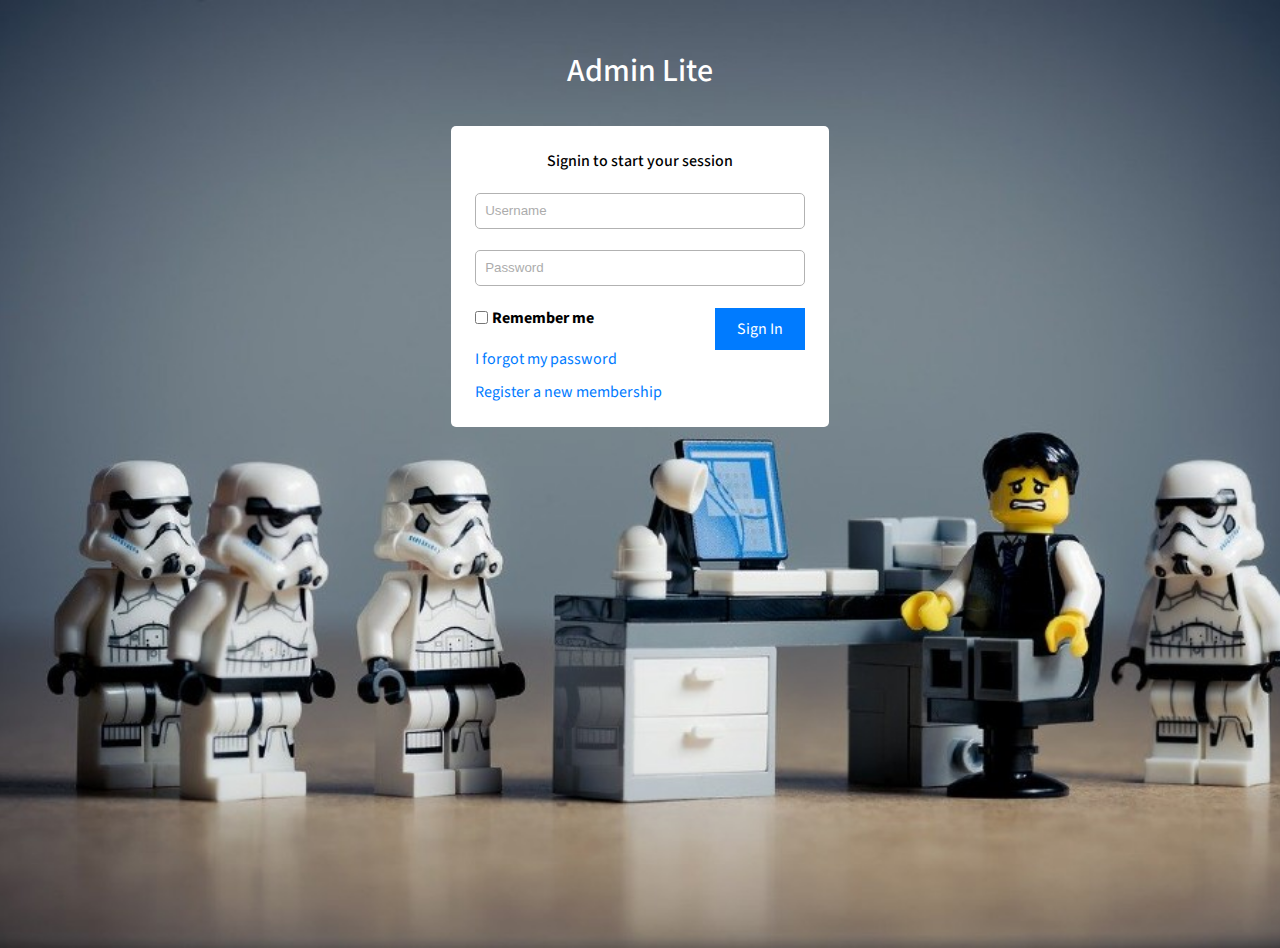
<file: Admin-Lite/index.html>
<!DOCTYPE html>
<html lang="en">
<head>
    <meta charset="UTF-8">
    <meta http-equiv="X-UA-Compatible" content="IE=edge">
    <meta name="viewport" content="width=device-width, initial-scale=1.0">
    <link rel="stylesheet" href="./style.css">
    <title>Document</title>
</head>
<body>
    <main>
        <div class="main__container">
            <h2>Admin Lite</h2>
            <div class="form__container">
                <h3>Signin to start your session</h3>
                <input type="text" name="" id="" placeholder="Username">
                <input type="text" name="" id="" placeholder="Password">
                <div class="bottom__container">
                    <div class="bottom__container-left">
                        <div class="container__left-items">
                            <input type="checkbox">
                            <p>Remember me</p>
                        </div>
                        <a href="#">I forgot my password</a>
                        <a href="#">Register a new membership</a>
                    </div>

                    <div class="bottom__container-right">
                        <a href="#" class="btn">Sign In</a>
                    </div>
                    
                </div>

            </div>
        </div>
    </main>
</body>
</html>
</file>
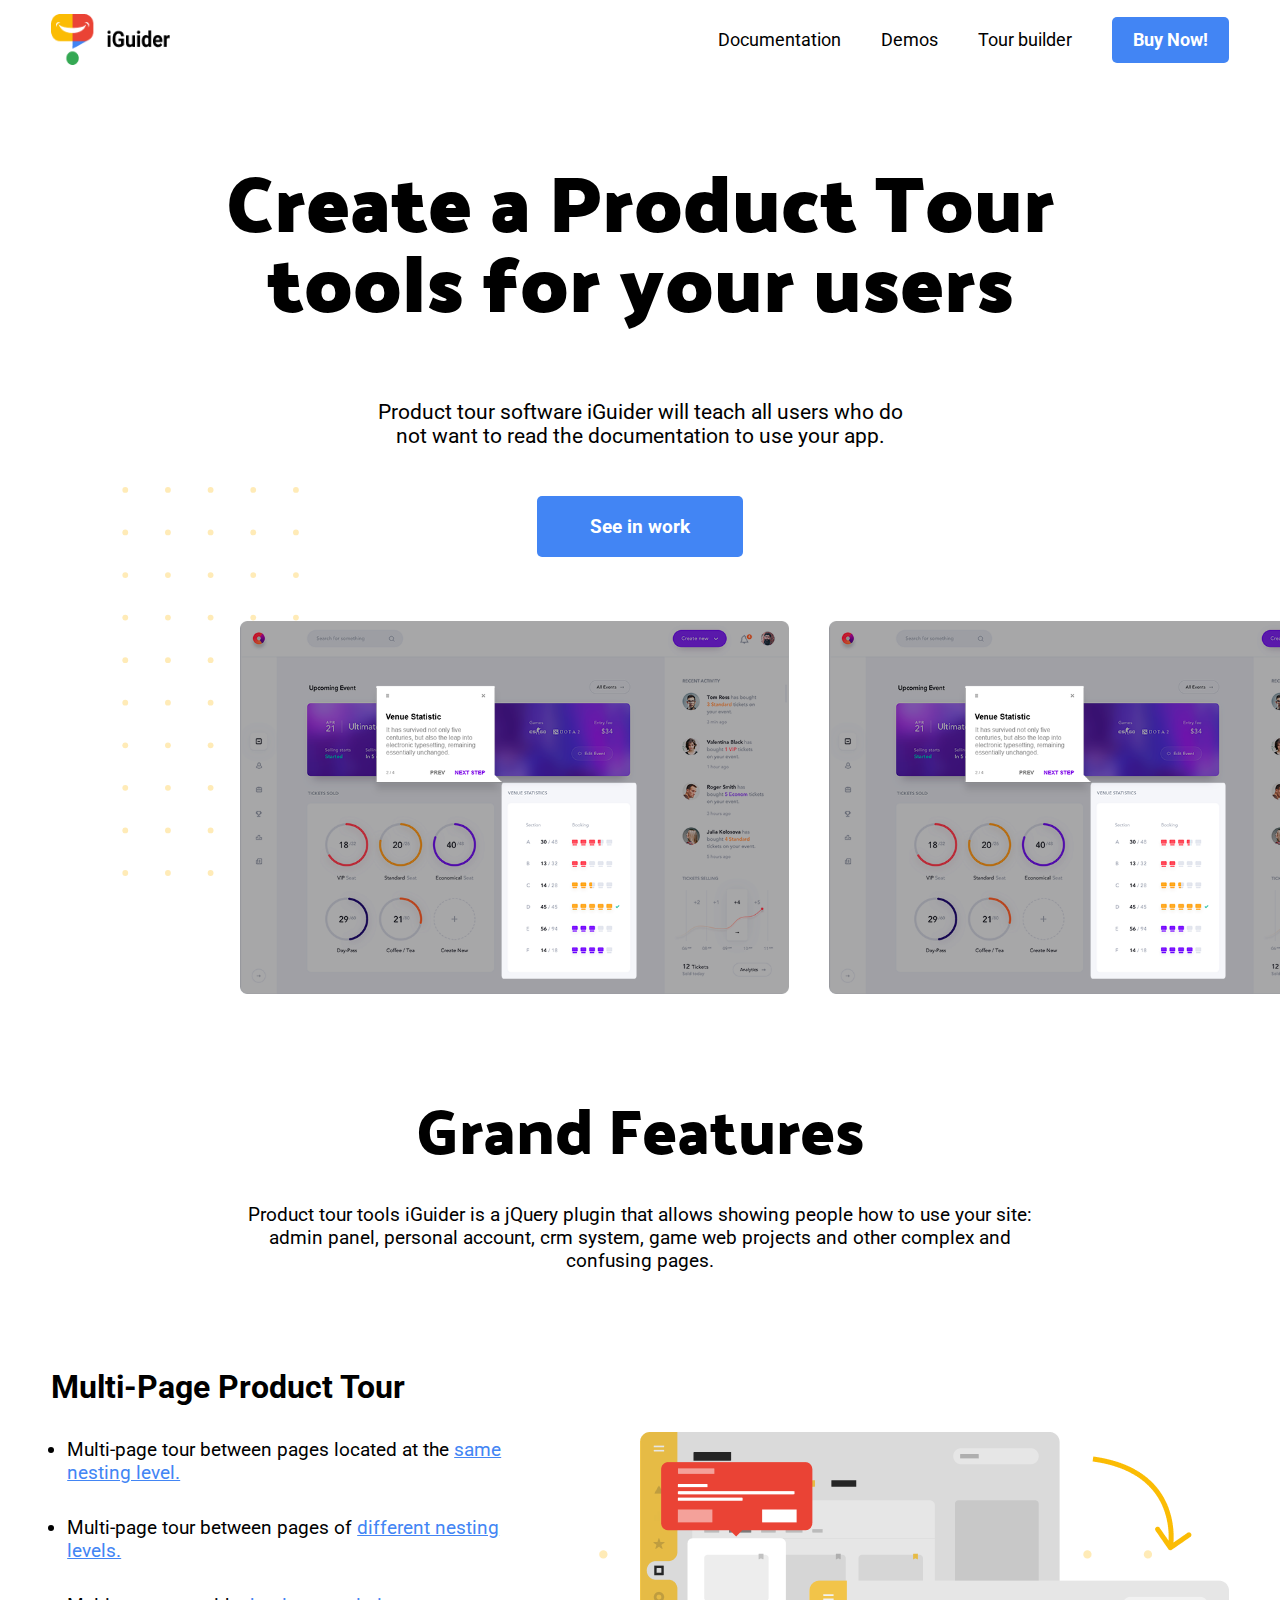
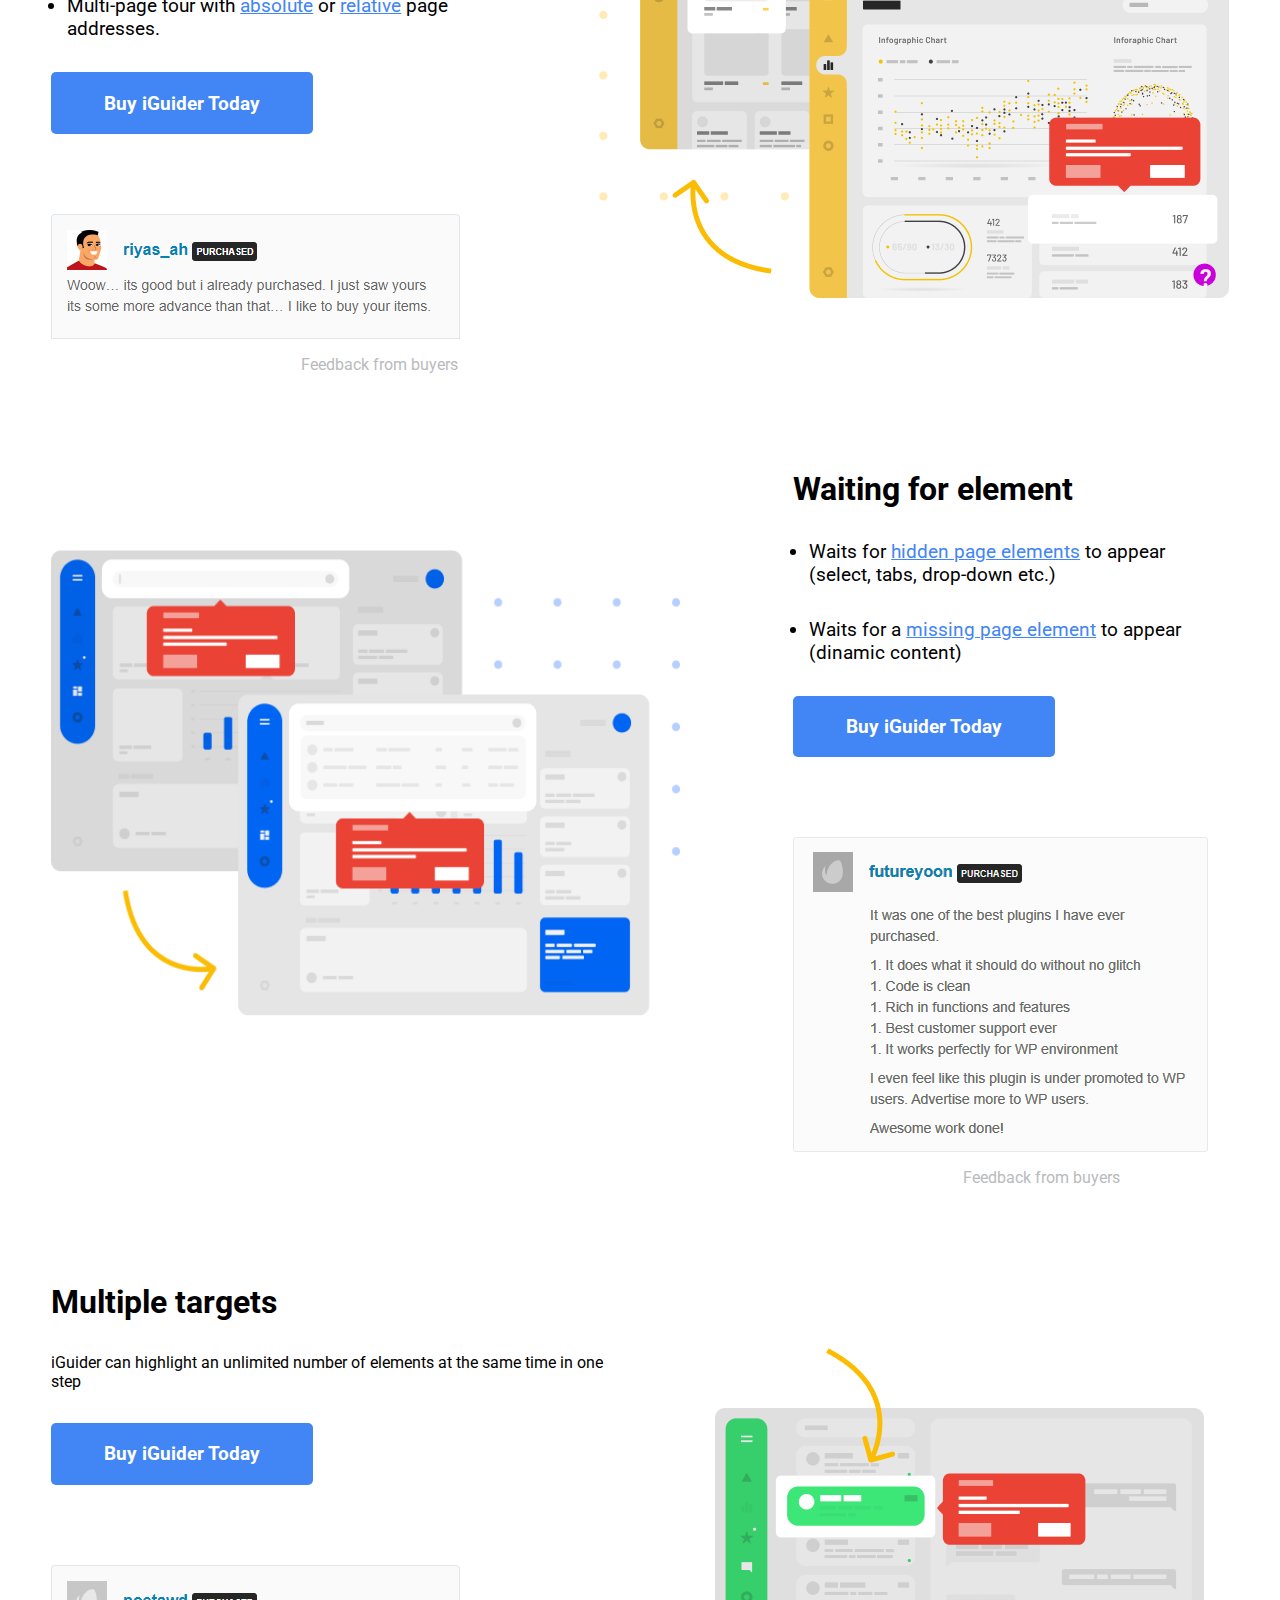
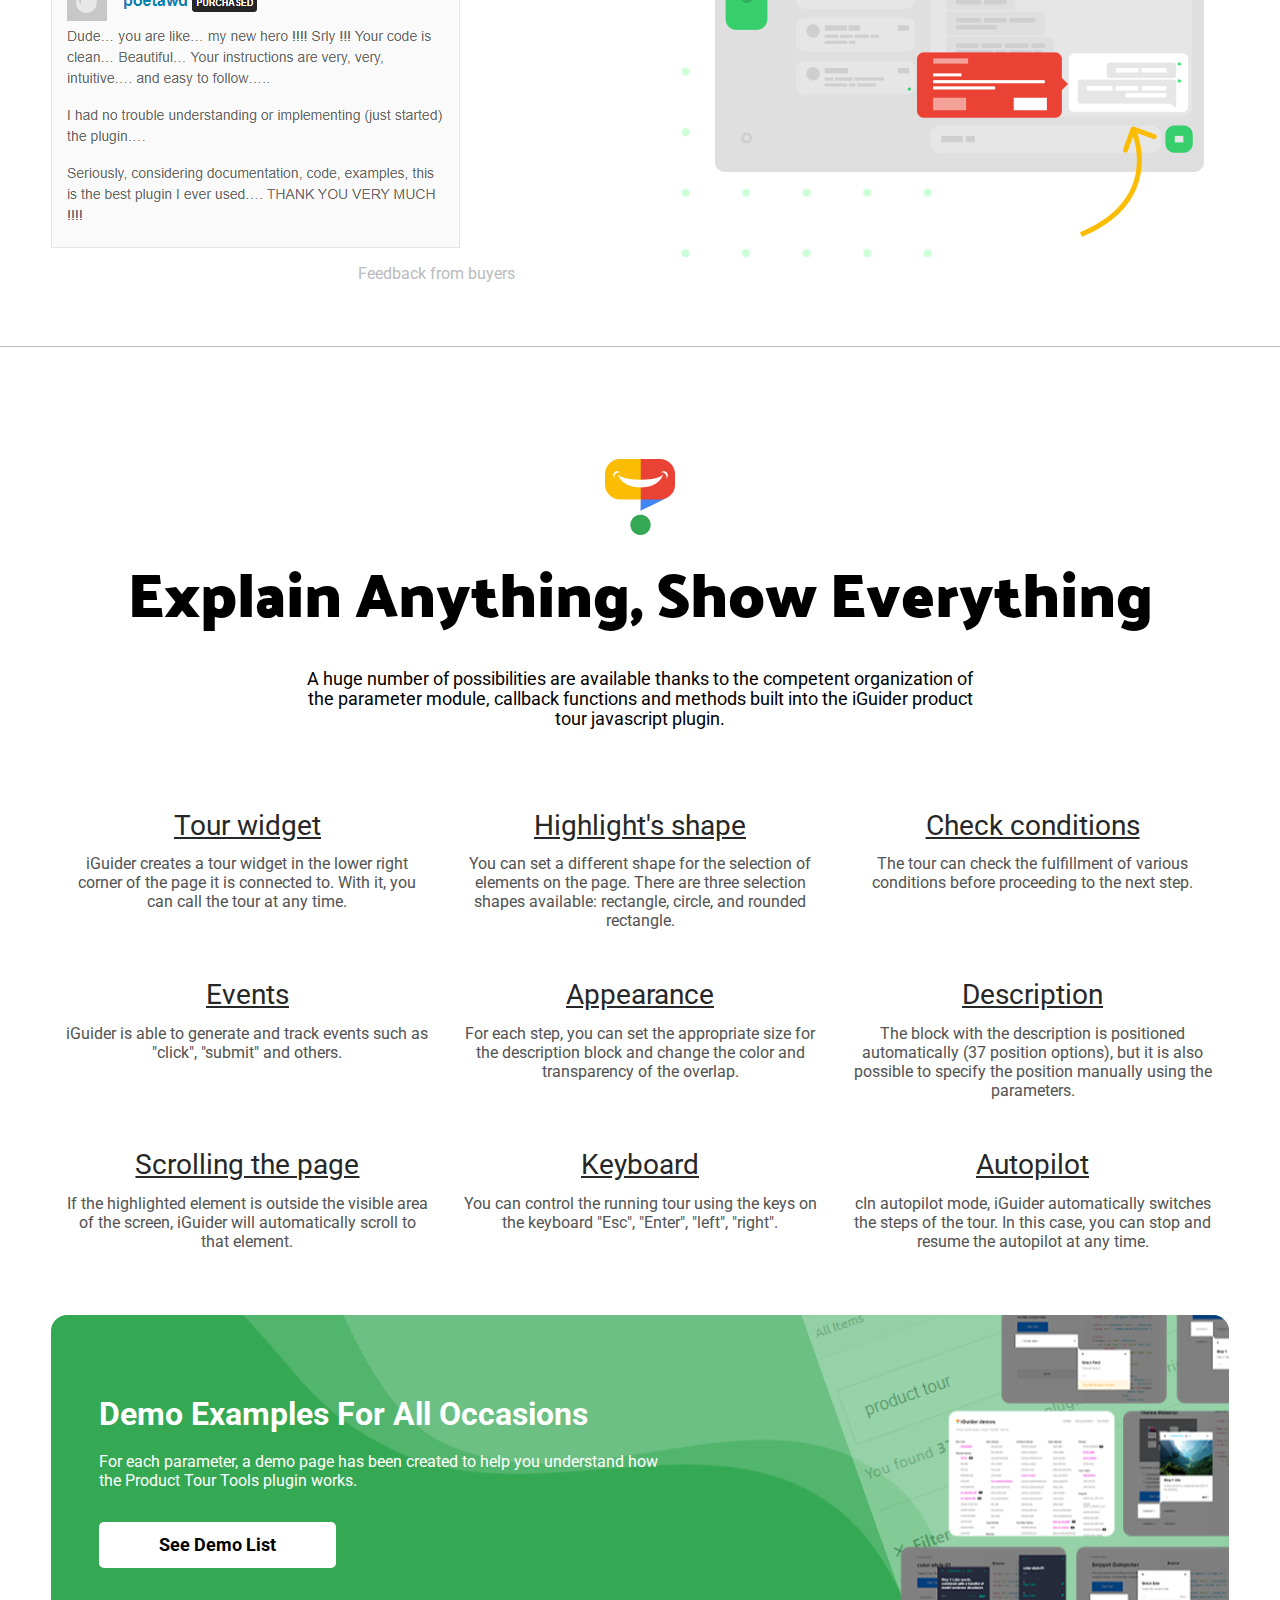
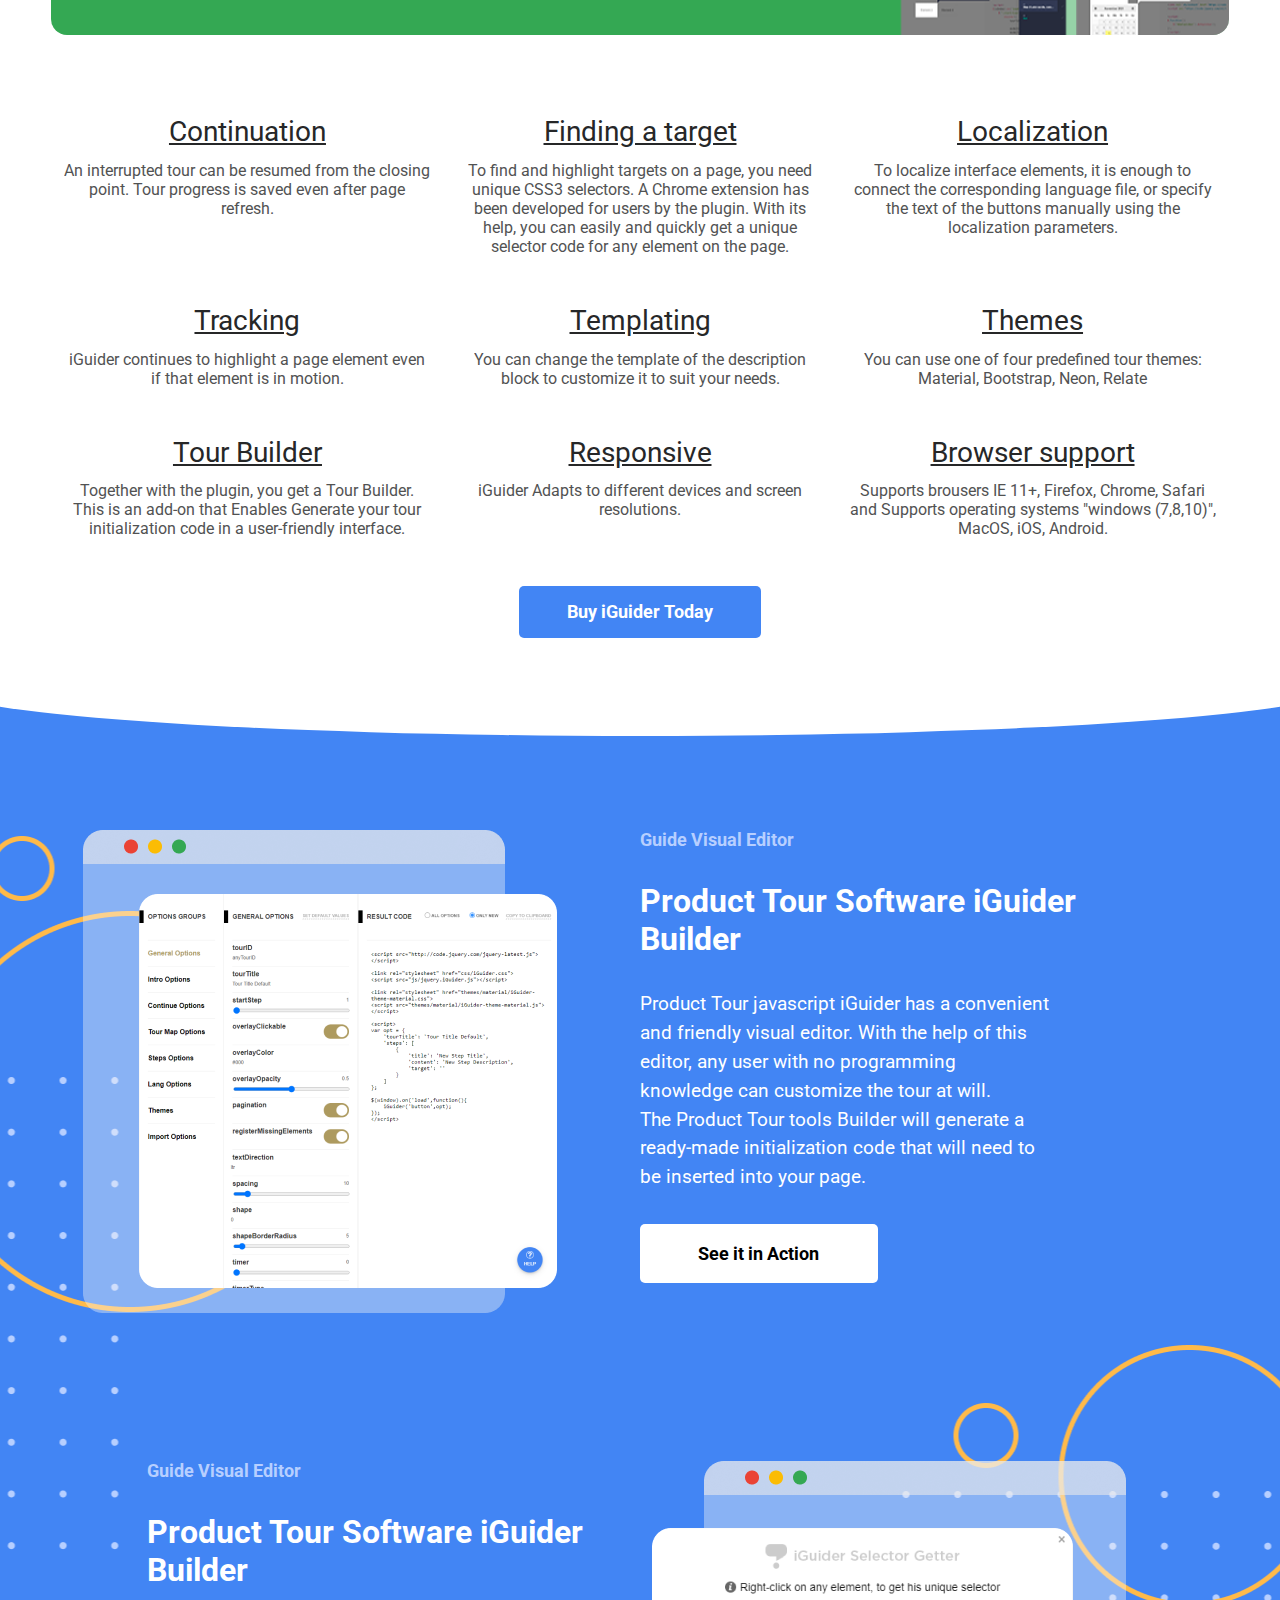
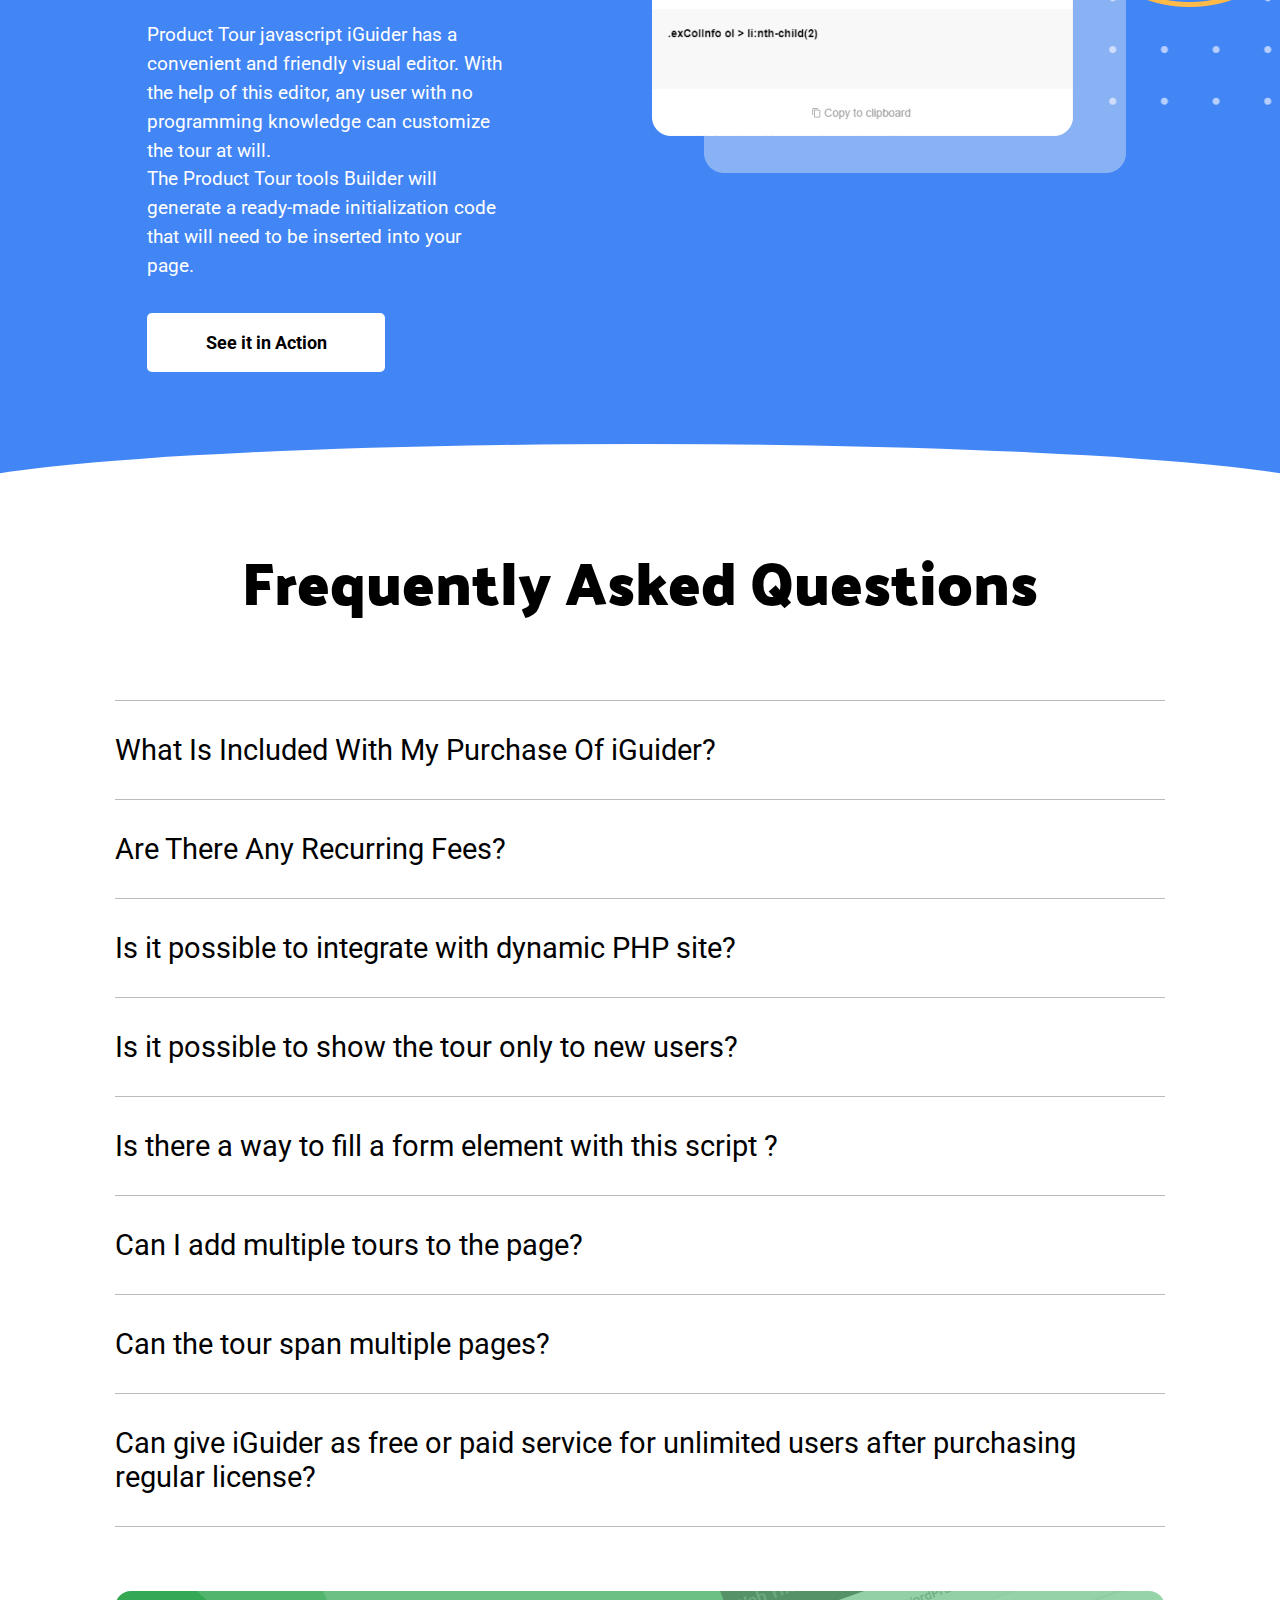
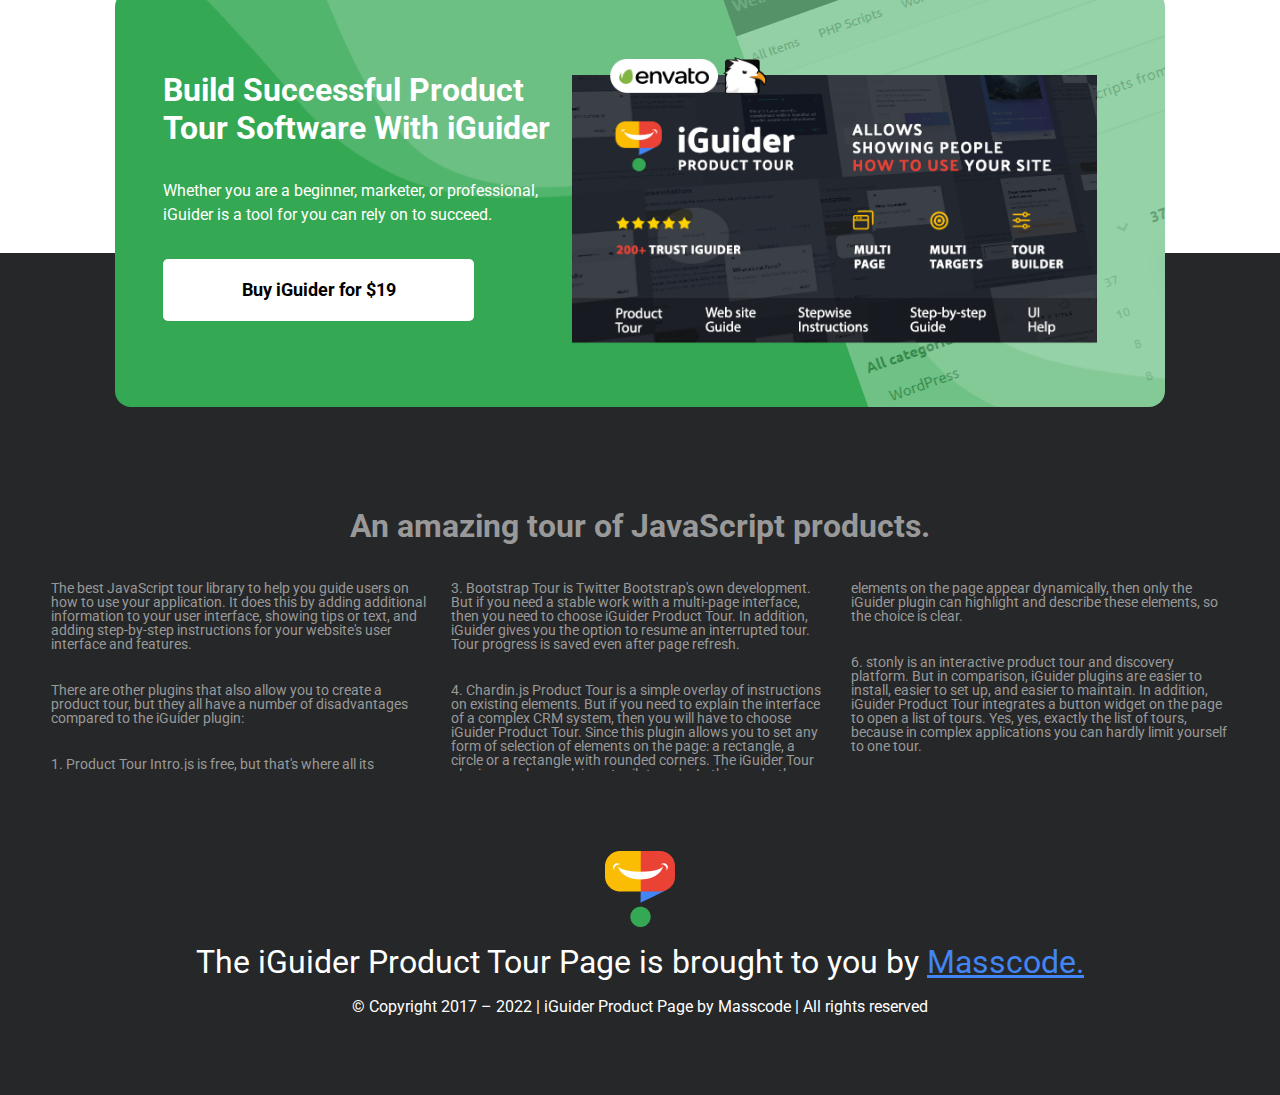
<file: iguider/index.html>
<!DOCTYPE html>
<html lang="en">
<head>
    <meta charset="UTF-8">
    <meta http-equiv="X-UA-Compatible" content="IE=edge">
    <meta name="viewport" content="width=device-width, initial-scale=1.0">
    <link rel="stylesheet" href="./style.css">
    <link rel="stylesheet" href="https://unicons.iconscout.com/release/v2.1.6/css/unicons.css">
    <title>Document</title>
</head>
<body>
    <nav>
        <div class="container1 nav__container">
            <img src="./img/iguider_logo.png" alt="Logo">
            <div class="nav__container-right">
                <ul>
                    <li><a href="#">Documentation</a></li>
                    <li><a href="#">Demos</a></li>
                    <li><a href="#">Tour builder</a></li>
                </ul>
                <a href="#" class="btn nav__btn">Buy Now!</a>
            </div>
        </div>
        
    </nav>

    <!--HEADER SECTION-->
    <header>
        <div class="container header__container">
            <h1>Create a 
                <span>
                    <!--<img src="./img/line_select_header.png" alt="">-->
                    Product Tour 
                <span> 
                    <br>tools for your users
            </h1>
            <p>Product tour software iGuider will teach all users who do <br>not want to read the documentation to use your app.</p>
            <a href="#" class="btn header__btn">See in work</a>
        </div>
    </header>
    <!--SLIDE BAR-->
    <section>
        <div class="container slide__container">

            <ul class="slide__container-list">
                <li><img src="./img/slide1.png" alt=""></li>
                <li><img src="./img/slide1.png" alt=""></li>
                
            </ul>

            <img src="./img/dots_vert.svg" class="slide_dotsimg" alt="">
            
        </div>

    </section>
    <!--GRAND FEAUTERS-->
    <section>
        <div class="container features__container">
            <h2>Grand Features</h2>
            <p>Product tour tools iGuider is a jQuery plugin that allows showing people how to use your site: admin panel, personal account, crm system, game web projects and other complex and confusing pages.</p>

            <div class="multipage__grid">
                <div class="multipage__grid-left">
                    <h2>Multi-Page Product Tour</h2>
                    <ul>
                        <li>Multi-page tour between pages located at the <a>same nesting level.</a></li>
                        <li>Multi-page tour between pages of <a>different nesting levels.</a></li>
                        <li>Multi-page tour with <a>absolute</a> or <a>relative</a> page addresses.</li>
                    </ul>
                    <a href="#" class="btn multipage__btn">Buy iGuider Today</a>
                    <img src="./img/features-grid-left.png" alt="">
                    <p>Feedback from buyers</p>
                </div>

                <div class="multipage__grid-right">
                    <img src="./img/features-grid-right.png" alt="">
                </div>
            </div>

            <div class="wating__grid">
                <div class="wating__grid-left">
                    <img src="./img/waiting.png" alt="">
                </div>

                <div class="wating__grid-right">
                    
                    <h2>Waiting for element</h2>
                    <ul>
                        <li>Waits for <a>hidden page elements</a> to appear (select, tabs, drop-down etc.)</li>
                        <li>Waits for a <a>missing page element</a> to appear (dinamic content)</a></li>
                       
                    </ul>
                    <a href="#" class="btn wating__btn">Buy iGuider Today</a>
                    <img src="./img/wating-right.png" alt="">
                    <p>Feedback from buyers</p>
                </div>
            </div>

            <div class="multipage__grid">
                <div class="multipage__grid-left">
                    <h2>Multiple targets</h2>
                    <p>iGuider can highlight an unlimited number of elements at the same time in one step</p>
                    <a href="#" class="btn multipage__btn">Buy iGuider Today</a>
                    <img src="./img/multipletarget-left.png" alt="">
                    <p>Feedback from buyers</p>
                </div>

                <div class="multipage__grid-right">
                    <img src="./img/multipletarget-right.png" alt="">
                </div>

                
            </div>

            
        </div>
    </section>

    <div class="underline"></div>

    <!--Possibilities-->
    <section>
        <div class="container possibilities__container">
            <img src="./img/iguider_logo_single.png" alt="">
            <h2>Explain Anything, Show Everything</h2>
            <p>A huge number of possibilities are available thanks to the competent organization of the parameter module, callback functions and methods built into the iGuider product tour javascript plugin.</p>
            <div class="possibilities__grid-top">
                <article>
                    <a href="#">Tour widget</a>
                    <p>iGuider creates a tour widget in the lower right corner of the page it is connected to. With it, you can call the tour at any time.</p>
                </article>

                <article>
                    <a href="#">Highlight's shape</a>
                    <p>You can set a different shape for the selection of elements on the page. There are three selection shapes available: rectangle, circle, and rounded rectangle.</p>
                </article>

                <article>
                    <a href="#">Check conditions</a>
                    <p>The tour can check the fulfillment of various conditions before proceeding to the next step.</p>
                </article>

                <article>
                    <a href="#">Events</a>
                    <p>iGuider is able to generate and track events such as "click", "submit" and others.</p>
                </article>

                <article>
                    <a href="#">Appearance</a>
                    <p>For each step, you can set the appropriate size for the description block and change the color and transparency of the overlap.</p>
                </article>

                <article>
                    <a href="#">Description</a>
                    <p>The block with the description is positioned automatically (37 position options), but it is also possible to specify the position manually using the parameters.</p>
                </article>

                <article>
                    <a href="#">Scrolling the page</a>
                    <p>If the highlighted element is outside the visible area of the screen, iGuider will automatically scroll to that element.</p>
                </article>

                <article>
                    <a href="#">Keyboard</a>
                    <p>You can control the running tour using the keys on the keyboard "Esc", "Enter", "left", "right".</p>
                </article>

                <article>
                    <a href="#">Autopilot</a>
                    <p>cIn autopilot mode, iGuider automatically switches the steps of the tour. In this case, you can stop and resume the autopilot at any time.</p>
                </article> 
            </div>

            <div class="banner">
                <img src="./img/demo_cover.png" alt="">
                <div class="banner__content">
                    <h3>Demo Examples For All Occasions</h3>
                    <p>For each parameter, a demo page has been created to help you understand how the Product Tour Tools plugin works.</p>
                    <a href="#" class="btn banner__btn">See Demo List</a>
                </div>
            </div>
            
            <div class="possibilities__grid-top">
                <article>
                    <a href="#">Continuation</a>
                    <p>An interrupted tour can be resumed from the closing point. Tour progress is saved even after page refresh.</p>
                </article>

                <article>
                    <a href="#">Finding a target</a>
                    <p>To find and highlight targets on a page, you need unique CSS3 selectors. A Chrome extension has been developed for users by the plugin. With its help, you can easily and quickly get a unique selector code for any element on the page.</p>
                </article>

                <article>
                    <a href="#">Localization</a>
                    <p>To localize interface elements, it is enough to connect the corresponding language file, or specify the text of the buttons manually using the localization parameters.</p>
                </article>

                <article>
                    <a href="#">Tracking</a>
                    <p>iGuider continues to highlight a page element even if that element is in motion.</p>
                </article>

                <article>
                    <a href="#">Templating</a>
                    <p>You can change the template of the description block to customize it to suit your needs.</p>
                </article>

                <article>
                    <a href="#">Themes</a>
                    <p>You can use one of four predefined tour themes: Material, Bootstrap, Neon, Relate</p>
                </article>

                <article>
                    <a href="#">Tour Builder</a>
                    <p>Together with the plugin, you get a Tour Builder. This is an add-on that Enables Generate your tour initialization code in a user-friendly interface.</p>
                </article>

                <article>
                    <a href="#">Responsive</a>
                    <p>iGuider Adapts to different devices and screen resolutions.</p>
                </article>

                <article>
                    <a href="#">Browser support</a>
                    <p>Supports brousers IE 11+, Firefox, Chrome, Safari and Supports operating systems "windows (7,8,10)", MacOS, iOS, Android.</p>
                </article> 
            </div>

            <div>
                <a href="#" class="btn possibilities__btn">Buy iGuider Today</a>
            </div>

        </div>
    </section>

    <!--PRODUCT TOUR SECTION-->
    <section>
        <div class="product__container-bg">
            <div class="radiusTop aroundStroke"></div>

            <div class="container product__grid-top">
                <div class="product__grid-top-left">
                    <img src="./img/browser_1.png" alt="">
                    <img src="./img/builder.png" alt="">
                </div>
                <div class="product__grid-top-right">
                    <h3>Guide Visual Editor</h3>
                    <h2>Product Tour Software iGuider Builder</h2>
                    <p>Product Tour javascript iGuider has a convenient and friendly visual editor. With the help of this editor, any user with no programming knowledge can customize the tour at will.
                        <br>The Product Tour tools Builder will generate a ready-made initialization code that will need to be inserted into your page.</p>
                    <a href="#" class="btn product__btn">See it in Action</a>

                </div>
            </div>

            <div class="container product__grid-bottom">
                
                <div class="product__grid-bottom-left">
                    <h3>Guide Visual Editor</h3>
                    <h2>Product Tour Software iGuider Builder</h2>
                    <p>Product Tour javascript iGuider has a convenient and friendly visual editor. With the help of this editor, any user with no programming knowledge can customize the tour at will.
                        <br>The Product Tour tools Builder will generate a ready-made initialization code that will need to be inserted into your page.</p>
                    <a href="#" class="btn product__btn">See it in Action</a>

                </div>

                <div class="product__grid-bottom-right">
                    <img src="./img/browser_2.png" alt="">
                    <img src="./img/selector.png" alt="">
                </div>
            </div>

            <div class="radiusBottom aroundStroke"></div>
        </div>
    </section>

    <!-----FAQ----->
    <section>
        <div class="container faq__container">
            <h2>Frequently Asked Questions</h2>
            <div class="faq__container-flex">
                <article>
                    <a href="#">What Is Included With My Purchase Of iGuider?</a>
                    <span><i class="uil uil-plus"></i></span>
                </article>

                <article>
                    <a href="#">Are There Any Recurring Fees?</a>
                    <span><i class="uil uil-plus"></i></span>
                </article>
                
                <article>
                    <a href="#">Is it possible to integrate with dynamic PHP site?</a>
                    <span><i class="uil uil-plus"></i></span>
                </article>

                <article>
                    <a href="#">Is it possible to show the tour only to new users?</a>
                    <span><i class="uil uil-plus"></i></span>
                </article>

                <article>
                    <a href="#">Is there a way to fill a form element with this script ?</a>
                    <span><i class="uil uil-plus"></i></span>
                </article>

                <article>
                    <a href="#">Can I add multiple tours to the page?</a>
                    <span><i class="uil uil-plus"></i></span>
                </article>

                <article>
                    <a href="#">Can the tour span multiple pages?</a>
                    <span><i class="uil uil-plus"></i></span>
                </article>

                <article>
                    <a href="#">Can give iGuider as free or paid service for unlimited users after purchasing regular license?</a>
                    <span><i class="uil uil-plus"></i></span>
                </article>

                <div class="bannerbtm">
                    <img src="./img/iguider_cover.png" alt="">
                    <div class="bannerbtm__content">
                        <h3>Build Successful Product Tour Software With iGuider</h3>
                        <p>Whether you are a beginner, marketer, or professional, iGuider is a tool for you can rely on to succeed.</p>
                        <a href="#" class="btn bannerbtm__btn">Buy iGuider for $19</a>
                    </div>
                </div>

            </div>
        </div>
    </section>

    <!-----FOOTER----->
    <footer>
        <div class="absoluteblock"></div>
        <div class=" container footer__container scroll">
            <h3>An amazing tour of JavaScript products.</h3>
            <div class="footer__container-grid">
                <article>
                    <p>The best JavaScript tour library to help you guide users on how to use your application. It does this by adding additional information to your user interface, showing tips or text, and adding step-by-step instructions for your website's user interface and features.</p>
                    <p>There are other plugins that also allow you to create a product tour, but they all have a number of disadvantages compared to the iGuider plugin:</p>
                    <p>1. Product Tour Intro.js is free, but that's where all its advantages end, compared to it, the iGuider plugin has nicer animations, an aesthetically beautiful and more user-friendly interface, and 10 times more features. In other words, Intro.js is only suitable for a simple page and for very low quality requirements.</p>
                    <p>2. Product Tour Shepherd is another plugin available. Compared to it, the iGuider plugin is like a computer compared to calculators. Competing features of the iGuider plugin will be: multi-page, multiple goals, and really easy design customization.</p>
                </article>

                <article>
                    <p>3. Bootstrap Tour is Twitter Bootstrap's own development. But if you need a stable work with a multi-page interface, then you need to choose iGuider Product Tour. In addition, iGuider gives you the option to resume an interrupted tour. Tour progress is saved even after page refresh.</p>
                    <p>4. Chardin.js Product Tour is a simple overlay of instructions on existing elements. But if you need to explain the interface of a complex CRM system, then you will have to choose iGuider Product Tour. Since this plugin allows you to set any form of selection of elements on the page: a rectangle, a circle or a rectangle with rounded corners. The iGuider Tour plugin can also work in autopilot mode. In this mode, the manual switches the tour steps automatically.</p>
                    <p>5. PageGuide Product Tour is a guide for Single Page Applications based on jQuery and CSS3. Definitely a good plugin, but if you need to check the fulfillment of various conditions before moving on to the next step, then you will have to choose the Product Tour iGuider plugin. If the elements on the page appear dynamically, then only the</p>
                </article>

                <article>
                    <p>elements on the page appear dynamically, then only the iGuider plugin can highlight and describe these elements, so the choice is clear.</p>
                    <p>6. stonly is an interactive product tour and discovery platform. But in comparison, iGuider plugins are easier to install, easier to set up, and easier to maintain. In addition, iGuider Product Tour integrates a button widget on the page to open a list of tours. Yes, yes, exactly the list of tours, because in complex applications you can hardly limit yourself to one tour.</p>
                    <p>When you need to adapt users to your new interface and activate more customers at the first touch, when you need to stimulate discovery, deepen adoption and introduce users to useful features, when you need uncompromising design and continuous product support, you only need to choose Product Tour iGuider as a comprehensive set of tools, to guide users on their personal path to success.</p>
                </article>
            </div>
                       
        </div>
        <div class="footer__container-bottom">
            <img src="./img/iguider_logo_single.png" alt="">
            <p>The iGuider Product Tour Page is brought to you by <a href="#">Masscode.</a></p>
            <p>© Copyright 2017 – 2022 | iGuider Product Page by Masscode | All rights reserved</p>
        </div>
    </footer>
</body>
</html>
</file>
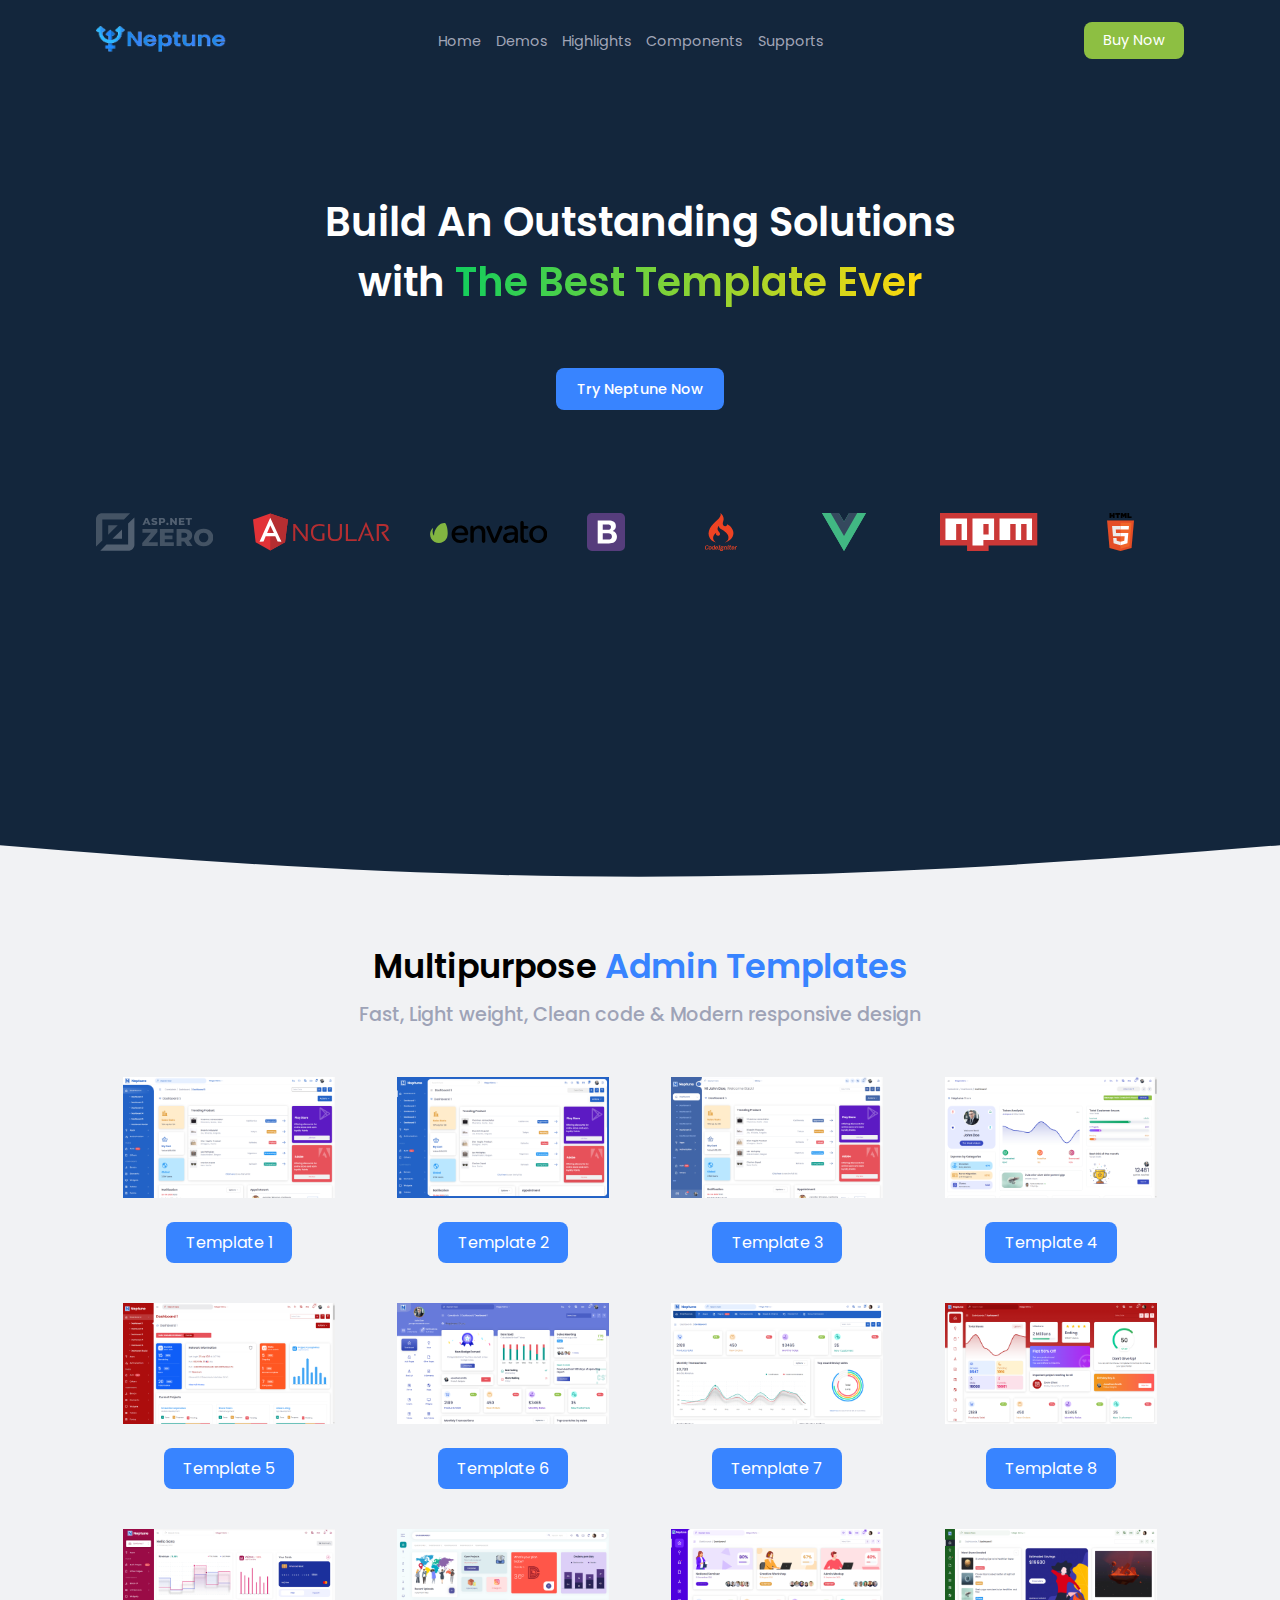
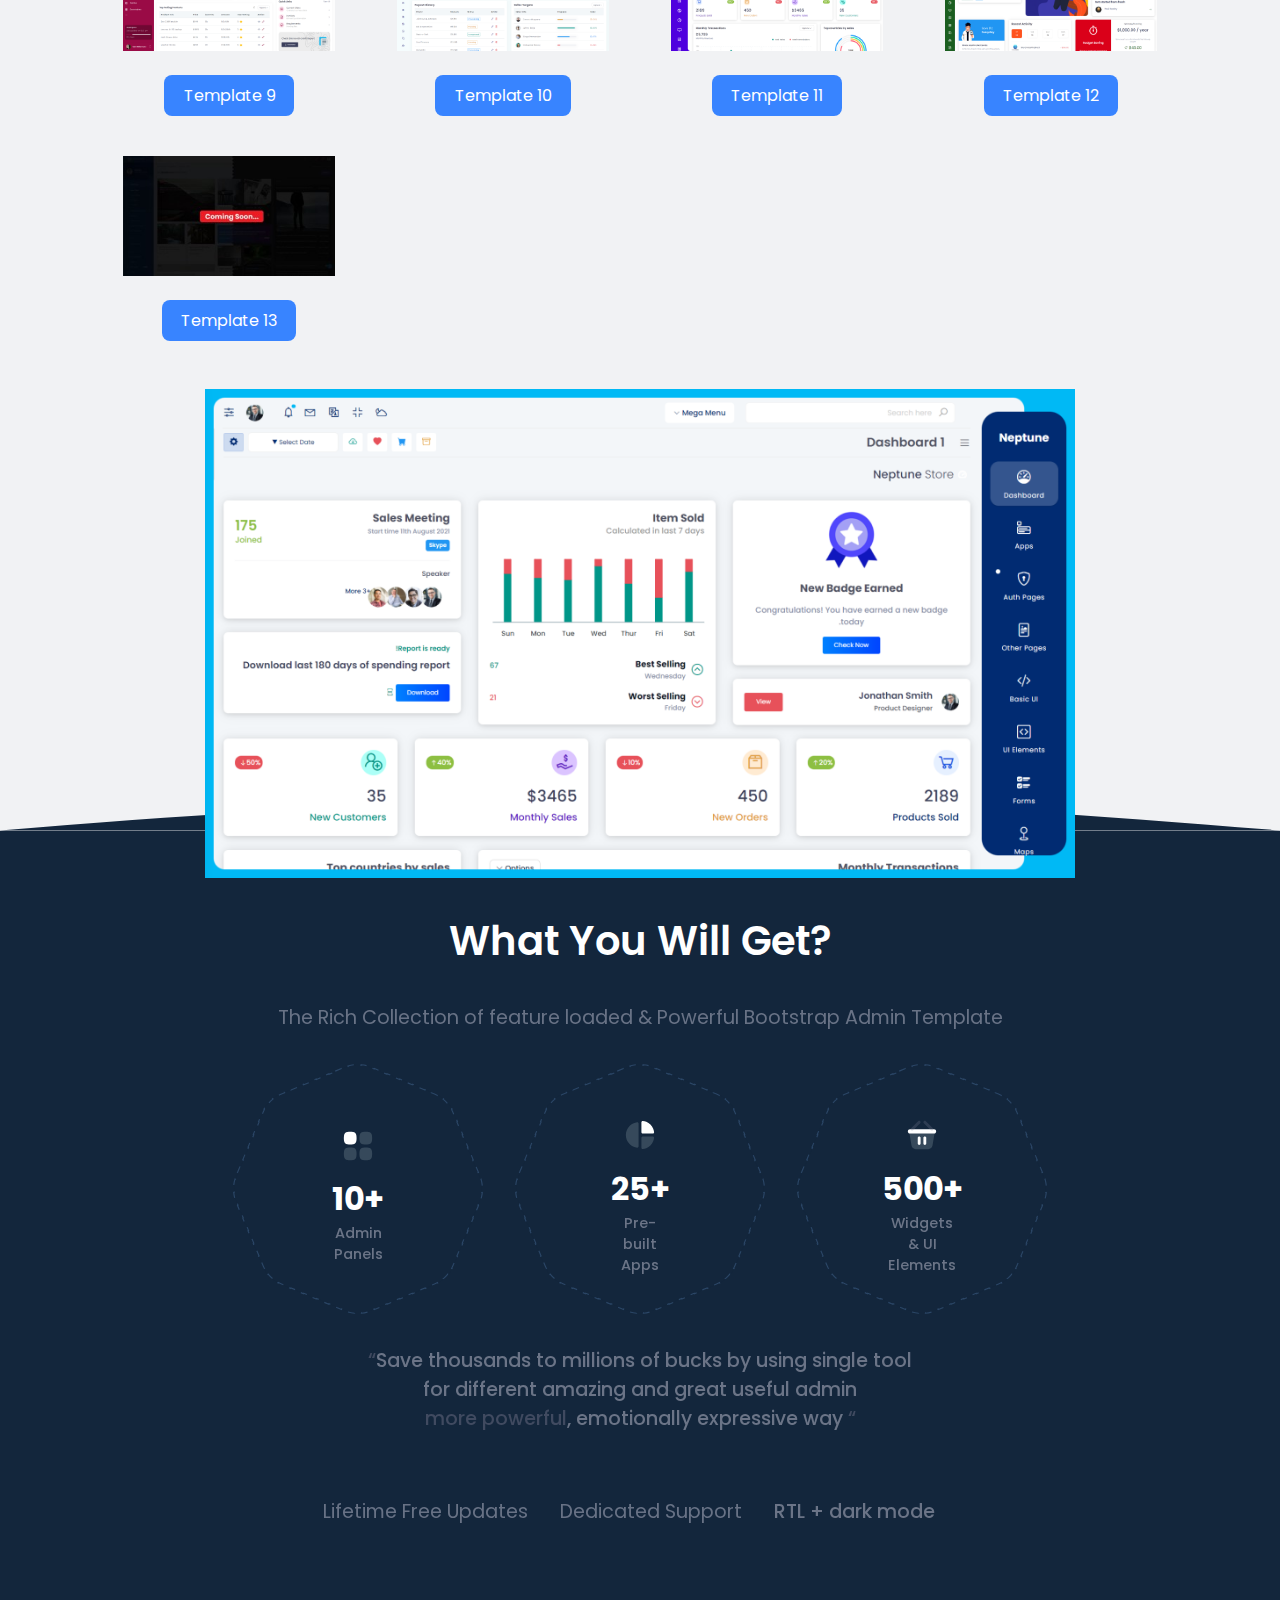
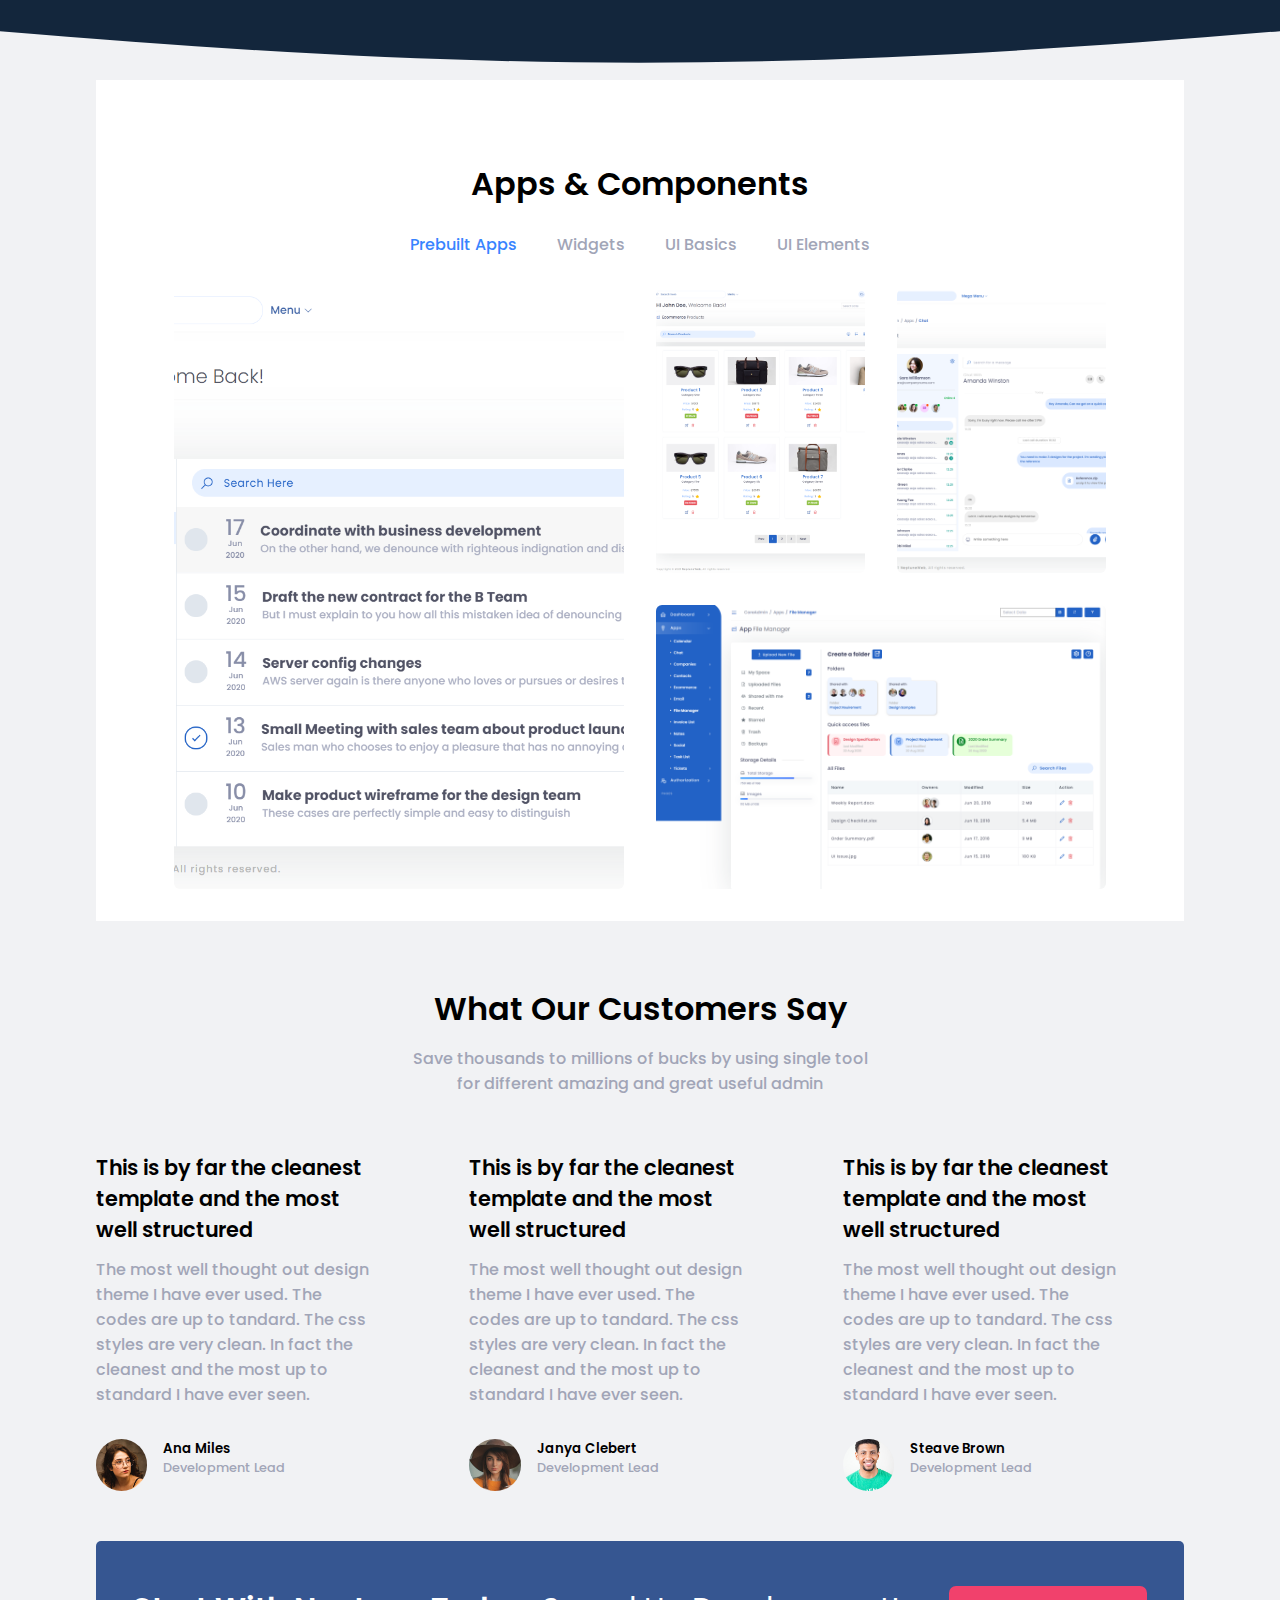
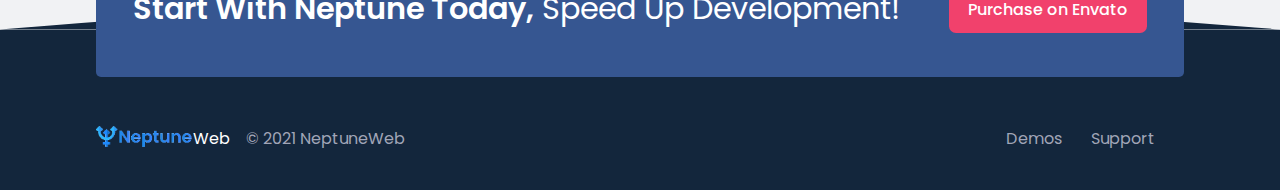
<file: neptuneweb/index.html>
<!DOCTYPE html>
<html lang="en">
<head>
    <meta charset="UTF-8">
    <meta http-equiv="X-UA-Compatible" content="IE=edge">
    <meta name="viewport" content="width=device-width, initial-scale=1.0">
    <link rel="stylesheet" href="https://unicons.iconscout.com/release/v2.1.6/css/unicons.css">
    <link rel="stylesheet" href="./style.css">
    <title>Document</title>
</head>
<body>
    <nav>
        <div class="container nav__container">
            
            <img src="./img/logo.png" alt="">
            <ul class="nav__menu">
                    <li><a href="#">Home</a></li>
                    <li><a href="#">Demos</a></li>
                    <li><a href="#">Highlights</a></li>
                    <li><a href="#">Components</a></li>
                    <li><a href="#">Supports</a></li>
            </ul>
            <a href="#" class="btn nav__btn">Buy Now</a>
        </div>
    </nav>

    <!---------------------HEADER SECTION------------------------------->

    <header>
        <div class="container header__container">
            <div class="container_txt">
                <h2>Build An Outstanding Solutions<br>
                    with <span>The Best Template Ever</span></h2>
                <a href="#" class="btn header__btn">Try Neptune Now</a>
            </div>

            <div class="header__apps">
                <svg width="121" height="38" viewBox="0 0 97 31" fill="none" xmlns="http://www.w3.org/2000/svg">
                    <path d="M5.2076 5.08506H23.0794L28.2154 0.0619482C27.9529 0.0203521 27.6873 -0.000373997 27.4213 -2.62128e-05H5.0351C3.69971 -2.62128e-05 2.41901 0.517975 1.47475 1.44002C0.530486 2.36207 4.40844e-06 3.61264 4.40844e-06 4.91661V26.7761C-0.000351754 27.0359 0.0208737 27.2952 0.063472 27.5516L5.2076 22.5364V5.08506Z" fill="#445364"/>
                    <path d="M26.5472 25.9228H8.66724L3.53125 30.938C3.79391 30.9788 4.05944 30.9995 4.32541 31H26.7116C28.047 31 29.3277 30.482 30.2719 29.5599C31.2162 28.6379 31.7467 27.3873 31.7467 26.0833V4.22384C31.7462 3.96413 31.725 3.70485 31.6832 3.44836L26.5472 8.46353V25.9228Z" fill="#526071"/>
                    <path d="M13.6279 21.076H21.506V13.3849" fill="#526071"/>
                    <path d="M17.9611 10.0002H10.083V17.6914" fill="#445364"/>
                    <path d="M51.0477 23.8793V27.0145H38.2061V24.5356L45.4349 16.1547H38.3899V13.0194H50.7401V15.5L43.5097 23.8793H51.0477Z" fill="#445364"/>
                    <path d="M64.34 23.9603V27.0145H52.8296V13.0194H64.0731V16.08H56.8443V18.4335H63.2139V21.3939H56.8443V23.954L64.34 23.9603Z" fill="#445364"/>
                    <path d="M72.8609 23.2992H70.6477V27.0145H66.5923V13.0194H73.1473C74.4492 13.0194 75.5754 13.2313 76.5258 13.6551C77.4282 14.0306 78.1978 14.6566 78.739 15.4555C79.2695 16.2772 79.5401 17.2335 79.5169 18.2046C79.5393 19.138 79.2868 20.0579 78.7895 20.8552C78.2833 21.6263 77.5623 22.2404 76.7113 22.6255L79.8033 27.0241H75.4615L72.8609 23.2992ZM74.7861 16.6855C74.3608 16.3242 73.7327 16.1441 72.9016 16.1452H70.6477V20.245H72.9065C73.7375 20.245 74.3657 20.0681 74.791 19.7143C75.2163 19.3604 75.4278 18.8572 75.4257 18.2046C75.4224 17.5489 75.2092 17.0425 74.7861 16.6855Z" fill="#445364"/>
                    <path d="M84.8938 26.3598C83.7072 25.7552 82.7129 24.8445 82.0191 23.7268C81.3253 22.6091 80.9585 21.3271 80.9585 20.0202C80.9585 18.7132 81.3253 17.4312 82.0191 16.3135C82.7129 15.1958 83.7072 14.2851 84.8938 13.6805C86.1625 13.0618 87.5612 12.7397 88.9793 12.7397C90.3975 12.7397 91.7962 13.0618 93.0649 13.6805C94.2515 14.2851 95.2458 15.1958 95.9396 16.3135C96.6334 17.4312 97.0002 18.7132 97.0002 20.0202C97.0002 21.3271 96.6334 22.6091 95.9396 23.7268C95.2458 24.8445 94.2515 25.7552 93.0649 26.3598C91.7962 26.9785 90.3975 27.3006 88.9793 27.3006C87.5612 27.3006 86.1625 26.9785 84.8938 26.3598ZM90.946 23.5185C91.5345 23.1835 92.0162 22.6956 92.3374 22.109C92.675 21.4615 92.8509 20.7452 92.8509 20.0186C92.8509 19.292 92.675 18.5757 92.3374 17.9281C92.0158 17.3419 91.5342 16.854 90.946 16.5186C90.345 16.1904 89.6679 16.0181 88.9793 16.0181C88.2908 16.0181 87.6137 16.1904 87.0127 16.5186C86.4241 16.854 85.9419 17.3418 85.6196 17.9281C85.2837 18.5761 85.1087 19.2923 85.1087 20.0186C85.1087 20.7449 85.2837 21.461 85.6196 22.109C85.9415 22.6957 86.4237 23.1836 87.0127 23.5185C87.6137 23.8467 88.2908 24.019 88.9793 24.019C89.6679 24.019 90.345 23.8467 90.946 23.5185Z" fill="#445364"/>
                    <path d="M42.9705 8.53657H40.5213L40.0657 9.63621H38.396L40.9526 3.98224H42.5653L45.1301 9.63621H43.4262L42.9705 8.53657ZM42.4905 7.35746L41.7468 5.54908L41.0096 7.35746H42.4905Z" fill="#526071"/>
                    <path d="M46.8001 9.57909C46.4175 9.49134 46.0539 9.338 45.7261 9.1262L46.2631 7.9471C46.5422 8.12326 46.8458 8.2592 47.1647 8.35073C47.4909 8.45302 47.831 8.50659 48.1736 8.50964C48.8018 8.50964 49.1175 8.35073 49.1175 8.0488C49.1165 7.9689 49.0899 7.89132 49.0414 7.82692C48.993 7.76252 48.9251 7.71453 48.8474 7.68967C48.5676 7.58196 48.2784 7.49951 47.9832 7.44336C47.6129 7.37001 47.2481 7.27232 46.8913 7.15097C46.6012 7.04671 46.3427 6.87295 46.1394 6.64564C45.9186 6.38235 45.8065 6.04792 45.8253 5.70807C45.82 5.37303 45.9206 5.04452 46.1134 4.76733C46.3317 4.47177 46.6321 4.24346 46.9791 4.10945C47.4272 3.93618 47.9067 3.85399 48.3885 3.86791C48.7669 3.86768 49.1441 3.90926 49.513 3.99186C49.8557 4.06567 50.1849 4.18999 50.4894 4.36053L49.9849 5.54757C49.4959 5.2731 48.9442 5.12284 48.3803 5.11058C48.1345 5.09332 47.8885 5.14224 47.6692 5.252C47.6023 5.28875 47.5465 5.34201 47.5074 5.40643C47.4683 5.47086 47.4472 5.54419 47.4462 5.61908C47.4479 5.69564 47.4743 5.76973 47.5217 5.83078C47.569 5.89184 47.6348 5.93676 47.7098 5.95915C47.9859 6.06434 48.2714 6.14414 48.5626 6.19751C48.9344 6.2706 49.3004 6.36937 49.6578 6.49308C49.9467 6.59729 50.2053 6.76854 50.4113 6.99206C50.6371 7.25139 50.7534 7.58486 50.7367 7.92485C50.7401 8.2527 50.6395 8.57353 50.4487 8.84335C50.2283 9.13862 49.9271 9.3672 49.5797 9.50282C49.1322 9.67833 48.6525 9.76216 48.1704 9.74913C47.708 9.75028 47.2475 9.69313 46.8001 9.57909Z" fill="#526071"/>
                    <path d="M56.032 4.23648C56.4005 4.38668 56.7135 4.6429 56.9292 4.97106C57.1449 5.29922 57.2531 5.68375 57.2395 6.07346C57.2533 6.4622 57.145 6.84576 56.9292 7.17269C56.7133 7.49962 56.4003 7.75428 56.032 7.9025C55.6005 8.08089 55.1351 8.16757 54.6666 8.15676H53.6576V9.6362H52.0205V3.98222H54.6666C55.1351 3.97142 55.6005 4.05809 56.032 4.23648ZM55.3306 6.68367C55.4174 6.60724 55.4854 6.51269 55.5297 6.40705C55.5739 6.3014 55.5932 6.18738 55.5861 6.07346C55.5931 5.95908 55.5738 5.84462 55.5296 5.73848C55.4854 5.63234 55.4174 5.53721 55.3306 5.46008C55.1114 5.30013 54.8402 5.22333 54.5674 5.24396H53.6576V6.8982H54.5674C54.8399 6.91841 55.1108 6.84227 55.3306 6.68367Z" fill="#526071"/>
                    <path d="M58.3561 9.4503C58.2663 9.36578 58.1956 9.26389 58.1486 9.15115C58.1015 9.0384 58.079 8.9173 58.0827 8.79559C58.0779 8.67418 58.0993 8.55314 58.1456 8.44034C58.1919 8.32754 58.2619 8.22552 58.3512 8.14089C58.5379 7.98001 58.7784 7.89124 59.0274 7.89124C59.2764 7.89124 59.5168 7.98001 59.7036 8.14089C59.7921 8.22591 59.8614 8.32809 59.9071 8.44084C59.9528 8.55359 59.9738 8.67443 59.9688 8.79559C59.9726 8.91689 59.9507 9.03764 59.9045 9.15029C59.8583 9.26295 59.7888 9.36508 59.7003 9.4503C59.5176 9.61594 59.2775 9.70799 59.0282 9.70799C58.7789 9.70799 58.5388 9.61594 58.3561 9.4503Z" fill="#526071"/>
                    <path d="M66.8251 3.98224V9.63621H65.4776L62.921 6.61695V9.63621H61.3164V3.98224H62.6655L65.2205 7.00151V3.98224H66.8251Z" fill="#526071"/>
                    <path d="M73.1699 8.3999V9.63621H68.5205V3.98224H73.069V5.21696H70.1397V6.17041H72.711V7.36541H70.1397V8.3999H73.1699Z" fill="#526071"/>
                    <path d="M75.8505 5.24396H74.0718V3.97269H79.2533V5.24396H77.4876V9.62984H75.8505V5.24396Z" fill="#526071"/>
                </svg>
                
                <svg width="141" height="38" viewBox="0 0 512 139" xmlns="http://www.w3.org/2000/svg"><g fill="none" fill-rule="evenodd"><g fill="#B52E31"><path d="M150.6 102.8v-63h8.1l38.5 50.7V39.8h7.7v63h-8.1l-38.5-51.2v51.2h-7.7zM267.6 100.3c-5.1 1.9-10.6 2.9-16.4 2.9-22.8 0-34.2-10.9-34.2-32.8 0-20.7 11-31.1 33-31.1 6.3 0 12.2.9 17.6 2.6v7c-5.4-2.1-11-3.1-16.7-3.1-17.2 0-25.8 8.2-25.8 24.4 0 17.5 8.5 26.2 25.4 26.2 2.7 0 5.7-.4 9-1.1V74.2h8.1v26.1zM280.6 78.5V39.8h8.1v38.7c0 12.1 6 18.2 18.1 18.2 12 0 18.1-6.1 18.1-18.2V39.8h8.1v38.7c0 16.5-8.7 24.8-26.2 24.8s-26.2-8.3-26.2-24.8zM355.6 39.8v56.4h33v6.6h-41.1v-63h8.1zM400.3 102.8h-8.5l31.3-71.3 31.3 71.3h-9L437.3 83h-20.8l2.2-6.6h15.9l-11.8-28.5-22.5 54.9zM463.1 102.8v-63H490c12 0 18 5 18 15.1 0 8.2-5.9 14.3-17.6 18.2l21.6 29.7h-10.7l-20-28.3v-5.3c12-1.9 18.1-6.5 18.1-13.9 0-5.8-3.3-8.7-10-8.7h-18v56.2h-8.3z"/></g><path d="M0 23L64.5 0l66.2 22.6-10.7 85.3-55.5 30.7-54.6-30.3L0 23z" fill="#E23237"/><path d="M130.7 22.6L64.5 0v138.6l55.5-30.7 10.7-85.3z" fill="#B52E31"/><path d="M64.6 16.2l-40.2 89.4 15-.3 8.1-20.2H83.4l8.8 20.4 14.3.3-41.9-89.6zm.1 28.7l13.6 28.4H52.8l11.9-28.4z" fill="#FFF"/></g></svg>
                <svg width="121" height="38" viewBox="0 0 512 97" xmlns="http://www.w3.org/2000/svg" preserveAspectRatio="xMidYMid"><path d="M65.898 9.765c-2.574-1.428-9.952-.545-18.813 2.198-15.508 10.6-28.596 26.217-29.51 51.296-.166.6-1.695-.082-1.998-.267-4.188-8.027-5.847-16.479-2.35-28.672.652-1.085-1.48-2.42-1.862-2.04-.768.77-3.967 4.178-6.092 7.864C-5.261 58.417 1.627 81.83 20.057 92.077c18.425 10.262 41.692 3.642 51.951-14.789 11.869-21.272.848-63.637-6.11-67.522z" fill="#82B541"/><path d="M131.85 19.974c-21.846 0-37.704 16.242-37.704 38.62 0 22.56 15.816 38.318 38.466 38.318 11.44 0 20.497-3.577 27.7-10.941 2.152-2.323 2.383-4.562 2.383-5.418 0-3.648-2.713-6.298-6.45-6.298-1.885 0-3.46.712-5.268 2.383-4.079 3.8-9.45 7.683-18.365 7.683-12.398 0-22.48-9.308-23.115-21.26h49.342c5.365 0 7.972-2.51 7.972-7.667 0-1.52 0-2.615-.306-4.777-2.658-19.186-15.611-30.64-34.653-30.64l-.002-.003zm0 11.98c11.847 0 19.448 7.55 19.917 19.735h-42.255c1.11-11.277 10.644-19.735 22.338-19.735zM213.927 19.974c-9.924 0-19.75 5.707-23.59 13.633v-4.899c0-7.587-5.88-7.972-7.058-7.972-3.484 0-7.209 2.094-7.209 7.972v59.16c0 7.88 6.26 8.278 7.514 8.278 1.255 0 7.517-.398 7.517-8.278V56.154c0-13.798 7.82-23.436 19.015-23.436 10.843 0 16.116 7.116 16.116 21.757v33.393c0 7.88 6.262 8.278 7.517 8.278 1.254 0 7.514-.398 7.514-8.278V49.755c0-14.396-7.182-29.776-27.336-29.776v-.005zM309.272 20.737c-3.473 0-5.992 2.026-7.492 6.012l-20.564 51.712-20.408-51.712c-1.598-4.045-4.098-6.012-7.645-6.012-4.144 0-7.517 3.234-7.517 7.21 0 .983.112 2.26.944 4.252l23.633 55.802c2.816 6.732 7.448 8.145 10.84 8.145 3.389 0 8.024-1.413 10.846-8.141l23.786-56.113c.813-1.968.939-3.413.939-4.097 0-4.022-3.168-7.057-7.362-7.057zM352.963 19.974c-9.613 0-18.567 2.678-25.208 7.534-2.253 1.554-3.348 3.492-3.348 5.93 0 3.356 2.562 5.987 5.84 5.987 1.417 0 3.004-.564 4.46-1.584 5.71-3.806 11.075-5.581 16.882-5.581 11.113 0 17.493 5.652 17.493 15.508V49.4c-24.947.027-50.32 3.04-50.32 24.743 0 15.62 13.348 22.613 26.576 22.613 10.536 0 18.95-4.175 24.348-12.079v3.801c0 5.66 3.8 7.667 7.062 7.667.686 0 6.75-.215 6.75-7.667V48.68c0-17.978-11.418-28.71-30.536-28.71l.001.004zm12.957 40.493h3.162v3.463c0 12.664-8.064 20.846-20.54 20.846-3.387 0-14.44-.788-14.44-10.938 0-11.985 18.158-13.37 31.818-13.37zM422.648 34.395c6.576 0 6.909-5.118 6.909-6.143 0-3.043-1.816-6.296-6.91-6.296h-13.522V8.278c0-6.11-3.964-8.278-7.362-8.278-1.254 0-7.514.398-7.514 8.278v64.954c0 14.99 7.394 22.913 21.387 22.913 3.62 0 7.148-.64 9.454-1.715 2.646-1.32 4.161-3.49 4.161-5.952 0-3.473-2.519-5.992-5.992-5.992-.671 0-1.625.166-2.678.469-1.287.322-2.159.447-3.113.447-5.693 0-8.343-3.716-8.343-11.696V34.388h13.523v.007zM472.345 19.974c-22.734 0-39.227 16.114-39.227 38.312 0 10.808 3.997 20.659 11.25 27.736 7.197 7.021 17.132 10.887 27.978 10.887 22.45 0 39.38-16.604 39.38-38.622 0-22.199-16.566-38.312-39.38-38.312h-.001zm0 64.19c-15.59 0-23.742-13.018-23.742-25.88 0-17.672 12.307-25.72 23.742-25.72s23.742 8.048 23.742 25.72c0 17.783-12.307 25.88-23.742 25.88z"/></svg>
                <svg width="121" height="38" viewBox="0 0 256 256" xmlns="http://www.w3.org/2000/svg" preserveAspectRatio="xMinYMin meet"><path d="M0 222.991C0 241.223 14.779 256 33.009 256H222.99C241.223 256 256 241.221 256 222.991V33.01C256 14.777 241.221 0 222.991 0H33.01C14.777 0 0 14.779 0 33.009V222.99z" fill="#563D7C"/><path d="M106.158 113.238V76.985h31.911c3.04 0 5.97.253 8.792.76 2.822.506 5.319 1.41 7.49 2.713 2.17 1.303 3.907 3.112 5.21 5.427 1.302 2.316 1.954 5.283 1.954 8.9 0 6.513-1.954 11.217-5.862 14.111-3.907 2.895-8.9 4.342-14.979 4.342h-34.516zM72.075 50.5v155h75.112c6.947 0 13.713-.868 20.298-2.605 6.585-1.737 12.446-4.414 17.584-8.032 5.137-3.618 9.226-8.286 12.265-14.002 3.04-5.717 4.559-12.483 4.559-20.298 0-9.697-2.352-17.982-7.055-24.856-4.704-6.875-11.832-11.687-21.384-14.437 6.947-3.328 12.194-7.598 15.74-12.808 3.545-5.21 5.318-11.722 5.318-19.538 0-7.236-1.194-13.314-3.582-18.235-2.388-4.92-5.753-8.864-10.095-11.831-4.341-2.967-9.551-5.102-15.63-6.404-6.078-1.303-12.808-1.954-20.189-1.954H72.075zm34.083 128.515v-42.549h37.121c7.381 0 13.315 1.7 17.802 5.102 4.486 3.401 6.73 9.081 6.73 17.041 0 4.053-.688 7.381-2.063 9.986-1.375 2.605-3.22 4.668-5.536 6.187-2.315 1.52-4.993 2.605-8.032 3.257-3.04.65-6.223.976-9.552.976h-36.47z" fill="#FFF"/></svg>
                <svg width="121" height="38" viewBox="0 0 256 304" xmlns="http://www.w3.org/2000/svg" preserveAspectRatio="xMinYMin meet"><path d="M13.104 287.306c-5.204 0-6.717-3.03-6.717-7.57 0-1.513.19-3.22.424-5.018 1.14-7.851 3.923-12.343 10.64-12.343 4.543 0 6.758 2.032 6.758 5.722v1.799h4.507c.05 0 .05-1.656.05-2.033 0-5.392-3.265-10.506-11.308-10.506-10.929 0-15.423 5.937-17.079 17.576-.237 1.562-.379 3.02-.379 4.576 0 6.86 2.699 13.1 12.349 13.1 7.332 0 11.687-3.575 14.24-7.975l-4.306-2.9c-2.79 4.401-5.82 5.572-9.179 5.572zm29.57-21.668c-8.754 0-12.536 4.492-13.813 13.432a23.325 23.325 0 0 0-.24 3.124c0 5.77 2.697 10.362 10.17 10.362 8.754 0 12.587-4.685 13.864-13.486.142-1.134.237-2.175.237-3.215.002-5.865-2.788-10.217-10.218-10.217zm3.643 13.435c-.947 6.483-2.979 8.47-6.814 8.47-3.073 0-4.586-1.278-4.586-5.11 0-.947.096-2.081.284-3.36.947-6.433 2.839-8.42 6.718-8.42 3.123 0 4.682 1.277 4.682 5.156 0 .946-.096 2.035-.284 3.264zm28.58-21.246l-1.465 8.685c-.094.755-.046.504.24 1.214-1.372-1.04-3.834-1.728-5.49-1.728-7.854 0-12.252 3.555-13.67 13.49a19.414 19.414 0 0 0-.237 3.171c0 7.241 4.257 9.94 9.98 9.94 2.416 0 4.78.05 6.623-1.509l.471 2.943h4.543l5.298-36.206h-6.293zm-4.494 28.342c-2.127 1.274-4.207 1.562-5.484 1.562-3.454 0-4.4-1.799-4.4-4.683 0-1.089.142-2.363.333-3.739 1.086-7.521 3.5-8.848 6.623-8.848 2.032 0 3.592.333 5.062 1.139l-2.134 14.569zm24.603-20.531c-8.66 0-12.725 4.113-14.099 13.432-.144 1.137-.239 2.226-.239 3.266 0 6.387 3.266 10.22 10.454 10.22 5.583 0 9.75-2.32 11.972-6.578l-4.779-1.94c-1.37 2.08-3.215 3.5-6.48 3.5-3.5 0-4.92-.942-4.92-4.065 0-.616.048-1.511.143-1.511h17.076c.24-2.414.52-4.12.52-5.535 0-4.728-1.796-10.79-9.648-10.79zm3.263 11.499H87.861c1.043-2.414 2.79-6.15 6.387-6.15 2.79 0 4.164 1.631 4.164 4.422-.003.473-.046 1.728-.143 1.728zm24.591-12.069l.567-4.827h-13.343l-.565 4.827h3.5l-3.782 24.137h-3.505l-.564 4.828h13.34l.57-4.828h-3.503l3.783-24.137h3.502zm27.11 7.241l1.705-4.827h-4.589l-3.309.683c-1.846-1.18-4.354-2.066-6.717-2.066-6.768 0-12.537 3.268-12.537 10.697 0 2.084.756 3.766 1.653 4.903-1.416.755-2.647 2.02-2.647 3.726 0 .756.282 1.53.852 2.238-2.841 1.706-4.586 4.533-4.586 7.842 0 6.39 6.669 7.753 11.778 7.753 6.433 0 14.099-1.47 14.099-9.655 0-2.79-1.75-4.97-6.812-5.916l-9.13-1.706c-1.04-.191-1.277-.522-1.277-.995 0-.71.43-1.086 1.136-1.086l.616.094c1.23.283 2.65.427 4.115.427 6.578 0 12.443-2.84 12.443-10.22 0-1.042-.188-1.747-.661-2.884.803.38 1.846.995 2.268.995h1.6v-.003zm-13.007 19.583c1.796.333 2.41.994 2.41 2.177 0 3.833-4.116 4.306-7.095 4.306-4.542 0-6.244-1.086-6.244-3.502 0-2.13.613-3.121 2.035-4.637l8.894 1.656zM135.02 279.5c-2.744 0-4.258-.992-4.258-3.36 0-3.5 2.035-5.535 5.583-5.535 2.839 0 4.212 1.183 4.212 3.498 0 3.502-1.989 5.397-5.537 5.397zm31.757-13.862c-2.65 0-5.013 1.3-7.948 3.616l-.425-1.772h-5.206l-3.642 26.55h6.292l2.745-20.134c1.846-1.135 4.115-2.783 6.055-2.783 2.364 0 3.218 1.141 3.218 3.316 0 .521-.05 2.064-.145 2.631l-2.315 16.97h6.293l2.315-17.108c.096-.8.19-2.119.19-2.874.003-4.5-2.129-8.412-7.427-8.412zm19.38 21.743l.048-.65 2.742-19.249h-10.456l-.659 4.827h4.586c-.379 0-.615.423-.661.804l-1.893 12.82c-.094.617-.14 1.901-.14 2.418 0 3.311 1.796 5.682 5.484 5.682h3.218l.71-4.828h-2.033c-.712 0-.946-1.257-.946-1.824zm4.067-29.554h-6.15c-.379 0-.379-1.393-.425-.92l-.854 6.802c-.049.428-.049 1.36.33 1.36h6.153c.379 0 .379-1.654.425-2.084l.854-5.25c.048-.473.048.092-.333.092zm12.831 29.715c-1.559 0-2.317-.663-2.317-2.08l.048-.097 1.987-13.056h7.19l2.175-4.827h-8.704l1.465-10.623-6.62 2.117-1.185 8.506h-3.831l-.661 4.827h4.446c-.425 2.414-.852.848-.898 1.323l-1.704 11.448c-.094.522-.094.9-.094 1.371 0 4.495 3.311 6.177 7.289 6.177 3.688 0 6.669-1.077 8.989-3.02l-2.935-3.61c-1.47.897-2.462 1.544-4.64 1.544zm23.087-21.904c-8.657 0-12.725 4.113-14.098 13.432-.142 1.137-.237 2.226-.237 3.266 0 6.387 3.264 10.22 10.454 10.22 5.583 0 9.75-2.32 11.97-6.578l-4.777-1.94c-1.37 2.08-3.217 3.5-6.483 3.5-3.498 0-4.92-.942-4.92-4.065 0-.616.051-1.511.146-1.511h17.077c.236-2.414.52-4.12.52-5.535 0-4.728-1.797-10.79-9.652-10.79zm3.266 11.499H219c1.04-2.414 2.788-6.15 6.387-6.15 2.79 0 4.164 1.631 4.164 4.422-.003.473-.049 1.728-.143 1.728zm23.797-11.5c-2.271 0-4.4 1.302-6.53 3.332l-.378-1.487h-5.202l-3.644 26.55h6.34l2.79-20.56c1.657-.991 3.549-1.838 5.347-1.838 1.137 0 2.223-.181 3.263-.04l.809-5.485c-.951-.189-1.897-.471-2.795-.471zM92.54 238.81c-14.32-6.19-27.72-21.922-27.752-38.019-.039-17.55 11.083-32.45 24.916-42.242-1.663 6.283-2.57 12.03 1.55 17.65 3.83 5.225 10.538 7.764 16.872 6.386 14.8-3.24 15.479-19.51 6.705-28.989-8.675-9.387-17.067-19.99-13.765-33.603 1.653-6.824 5.843-13.216 11.151-17.785-4.08 10.722 7.514 21.296 15.153 26.563 13.251 9.138 27.79 16.044 39.974 26.756 12.816 11.258 22.28 26.48 20.369 44.135-2.071 19.136-17.277 32.445-34.333 39.164 36.042-7.955 73.283-35.928 74.046-75.9.632-32.885-21.927-58.193-49.872-72.682l-1.46-.797c.767 1.861 1.018 3.444.989 4.861.25-1.045.42-2.119.468-3.227a15.728 15.728 0 0 1-.512 3.9l.044-.673a16.383 16.383 0 0 1-2.069 4.931l.41-.441c-5.575 9.247-20.668 11.255-28.124 1.68-11.986-15.402.251-32.008 1.963-48.318 2.143-20.441-10.676-40.285-26.57-52.16 8.754 14.161-2.779 32.896-12.006 43.37C101.74 53.523 90.859 62 80.982 71.225c-10.61 9.908-20.81 20.345-29.531 31.974-17.442 23.276-28.12 52.55-20.273 81.588 7.842 29.018 32.978 47.49 61.363 54.022z" fill="#EE4323"/></svg>
                <svg width="121" height="38" viewBox="0 0 256 221" xmlns="http://www.w3.org/2000/svg" preserveAspectRatio="xMinYMin meet"><path d="M204.8 0H256L128 220.8 0 0h97.92L128 51.2 157.44 0h47.36z" fill="#41B883"/><path d="M0 0l128 220.8L256 0h-51.2L128 132.48 50.56 0H0z" fill="#41B883"/><path d="M50.56 0L128 133.12 204.8 0h-47.36L128 51.2 97.92 0H50.56z" fill="#35495E"/></svg>
                <svg width="121" height="38" viewBox="0 0 256 100" xmlns="http://www.w3.org/2000/svg" preserveAspectRatio="xMinYMin meet"><path d="M0 0v85.498h71.166V99.83H128V85.498h128V0H0z" fill="#CB3837"/><path d="M42.502 14.332h-28.17v56.834h28.17V28.664h14.332v42.502h14.332V14.332H42.502zM85.498 14.332v71.166h28.664V71.166h28.17V14.332H85.498zM128 56.834h-13.838v-28.17H128v28.17zM184.834 14.332h-28.17v56.834h28.17V28.664h14.332v42.502h14.332V28.664h14.332v42.502h14.332V14.332h-57.328z" fill="#FFF"/></svg>
                <svg xmlns="http://www.w3.org/2000/svg" width="131" height="38" viewBox="221.807 89.47 440 621.061" enable-background="new 221.807 89.47 440 621.061"><filter id="a" width="150%" height="150%" x="-5%" y="-5%"><feFlood flood-color="#000" result="floodFill" flood-opacity=".5"/><feComposite in="floodFill" in2="SourceAlpha" operator="in" result="coloredAlpha"/><feGaussianBlur in="coloredAlpha" result="blur" stdDeviation="8"/><feComposite in="blur" in2="SourceGraphic" operator="out" result="maskedOffsetBlur"/><feMerge><feMergeNode in="maskedOffsetBlur"/><feMergeNode in="SourceGraphic"/></feMerge></filter><g filter="url(#a)"><path fill="#e44d26" d="M261.849 660.647l-40.042-449.125h440l-40.086 449.054-180.184 49.954z"/><path fill="#f16529" d="M441.807 672.348l145.596-40.367 34.258-383.735H441.807z"/><path fill="#ebebeb" d="M441.807 414.82h-72.888l-5.035-56.406h77.923V303.33H303.683l1.32 14.778 13.538 151.794h123.266zM441.807 557.876l-.242.066-61.346-16.566-3.922-43.93h-55.294l7.718 86.489 112.834 31.323.252-.071z"/><path d="M262.745 89.47h27.992v27.656h25.606V89.47h27.993v83.75h-27.993v-28.044h-25.606v28.044h-27.99l-.002-83.75zM381.149 117.244h-24.642V89.47H433.8v27.774h-24.654v55.976H381.15v-55.976h-.001zM446.065 89.47h29.19l17.955 29.428 17.938-29.428h29.2v83.75h-27.882v-41.512l-19.259 29.778h-.481l-19.272-29.778v41.512h-27.39V89.47zM554.277 89.47h28v56.068h39.368v27.682h-67.368V89.47z"/><path fill="#fff" d="M441.617 414.82v55.082h67.83l-6.395 71.44-61.435 16.58v57.307l112.924-31.294.826-9.309 12.946-145.014 1.344-14.792h-14.842zM441.617 303.33v55.084H574.67l1.103-12.382 2.51-27.924 1.318-14.778z"/></g></svg>
                
                    
            </div>
            
        </div>
        
    </header>

    <!----------------BORDER-BOTTOM-------------------->

    <div class="svg__border-bottom">
        <svg viewBox="15 12 1470 48" fill="none" xmlns="http://www.w3.org/2000/svg">
            <path d="M0 11C3.93573 11.3356 7.85984 11.6689 11.7725 12H1488.16C1492.1 11.6689 1496.04 11.3356 1500 11V12H1488.16C913.668 60.3476 586.282 60.6117 11.7725 12H0V11Z" fill="currentColor"></path>
        </svg>
    </div>
    
    <!----------------TEMPLATE SECTION----------------------->
    <section>
        <div class="container template__container">
            <h2>Multipurpose <span>Admin Templates</span></h2>
            <p>Fast, Light weight, Clean code & Modern responsive design</p>
            <div class="template__cards">
                <article class="cards">
                    <img src="./img/templ1.png" alt="">
                    <a href="#" class="btn card__btn">Template 1</a>
                </article>

                <article class="cards">
                    <img src="./img/templ2.png" alt="">
                    <a href="#" class="btn card__btn">Template 2</a>
                </article>

                <article class="cards">
                    <img src="./img/templ3.png" alt="">
                    <a href="#" class="btn card__btn">Template 3</a>
                </article>

                <article class="cards">
                    <img src="./img/templ4.png" alt="">
                    <a href="#" class="btn card__btn">Template 4</a>
                </article>

                <article class="cards">
                    <img src="./img/templ5.png" alt="">
                    <a href="#" class="btn card__btn">Template 5</a>
                </article>

                <article class="cards">
                    <img src="./img/templ6.png" alt="">
                    <a href="#" class="btn card__btn">Template 6</a>
                </article>

                <article class="cards">
                    <img src="./img/templ7.png" alt="">
                    <a href="#" class="btn card__btn">Template 7</a>
                </article>

                <article class="cards">
                    <img src="./img/templ8.png" alt="">
                    <a href="#" class="btn card__btn">Template 8</a>
                </article>

                <article class="cards">
                    <img src="./img/templ9.png" alt="">
                    <a href="#" class="btn card__btn">Template 9</a>
                </article>

                <article class="cards">
                    <img src="./img/templ10.png" alt="">
                    <a href="#" class="btn card__btn">Template 10</a>
                </article>

                <article class="cards">
                    <img src="./img/templ11.png" alt="">
                    <a href="#" class="btn card__btn">Template 11</a>
                </article>

                <article class="cards">
                    <img src="./img/templ12.png" alt="">
                    <a href="#" class="btn card__btn">Template 12</a>
                </article>

                <article class="cards">
                    <img src="./img/templ13.png" alt="">
                    <a href="#" class="btn card__btn">Template 13</a>
                </article>
            </div>
        </div>
    </section>

    <!------------------------SLIDE BAR---------------------------------------->

    <section>
        <div class="container slideb__container">
            <div><i class="uil uil-angle-left"></i></div>
            <img src="./img/slidebar1.png" alt="">
            <div><i class="uil uil-angle-right-b"></i></div>
        </div>
    </section>
    
    <!----------------------------------------------------------->
    <div class="svg__border-top">
        <svg viewBox="15 12 1470 48" fill="none" xmlns="http://www.w3.org/2000/svg">
            <path d="M0 11C3.93573 11.3356 7.85984 11.6689 11.7725 12H1488.16C1492.1 11.6689 1496.04 11.3356 1500 11V12H1488.16C913.668 60.3476 586.282 60.6117 11.7725 12H0V11Z" fill="currentColor"></path>
        </svg>
    </div>

    <!---------------BENEFIT SECTION-------------------------->

    <section class="benefit">
        <div class="container benefit__container">
            <h2>What You Will Get?</h2>
            <p>The Rich Collection of feature loaded & Powerful Bootstrap Admin Template</p>
            <div class="articles__container">
                <article class="article__container">
                    <svg xmlns="http://www.w3.org/2000/svg" width="34" height="34" viewBox="0 0 24 24" fill="none">
                        <path opacity="0.25" d="M13.1721 15.4724C13.3364 14.2725 14.2725 13.3364 15.4724 13.1721C16.1606 13.0778 16.9082 13 17.5 13C18.0918 13 18.8394 13.0778 19.5276 13.1721C20.7275 13.3364 21.6636 14.2725 21.8279 15.4724C21.9222 16.1606 22 16.9082 22 17.5C22 18.0918 21.9222 18.8394 21.8279 19.5276C21.6636 20.7275 20.7275 21.6636 19.5276 21.8279C18.8394 21.9222 18.0918 22 17.5 22C16.9082 22 16.1606 21.9222 15.4724 21.8279C14.2725 21.6636 13.3364 20.7275 13.1721 19.5276C13.0778 18.8394 13 18.0918 13 17.5C13 16.9082 13.0778 16.1606 13.1721 15.4724Z" fill="#A1B5b7"></path>
                        <path opacity="0.25" d="M2.17209 15.4724C2.33642 14.2725 3.27253 13.3364 4.47244 13.1721C5.16065 13.0778 5.90816 13 6.5 13C7.09184 13 7.83935 13.0778 8.52756 13.1721C9.72747 13.3364 10.6636 14.2725 10.8279 15.4724C10.9222 16.1606 11 16.9082 11 17.5C11 18.0918 10.9222 18.8394 10.8279 19.5276C10.6636 20.7275 9.72747 21.6636 8.52756 21.8279C7.83935 21.9222 7.09184 22 6.5 22C5.90816 22 5.16065 21.9222 4.47244 21.8279C3.27253 21.6636 2.33642 20.7275 2.17209 19.5276C2.07784 18.8394 2 18.0918 2 17.5C2 16.9082 2.07784 16.1606 2.17209 15.4724Z" fill="#A1B5b7"></path>
                        <path opacity="0.25" d="M13.1721 4.47244C13.3364 3.27253 14.2725 2.33642 15.4724 2.17209C16.1606 2.07784 16.9082 2 17.5 2C18.0918 2 18.8394 2.07784 19.5276 2.17209C20.7275 2.33642 21.6636 3.27253 21.8279 4.47244C21.9222 5.16065 22 5.90816 22 6.5C22 7.09184 21.9222 7.83935 21.8279 8.52756C21.6636 9.72747 20.7275 10.6636 19.5276 10.8279C18.8394 10.9222 18.0918 11 17.5 11C16.9082 11 16.1606 10.9222 15.4724 10.8279C14.2725 10.6636 13.3364 9.72747 13.1721 8.52756C13.0778 7.83935 13 7.09184 13 6.5C13 5.90816 13.0778 5.16065 13.1721 4.47244Z" fill="#A1B5b7"></path>
                        <path d="M2.17209 4.47244C2.33642 3.27253 3.27253 2.33642 4.47244 2.17209C5.16065 2.07784 5.90816 2 6.5 2C7.09184 2 7.83935 2.07784 8.52756 2.17209C9.72747 2.33642 10.6636 3.27253 10.8279 4.47244C10.9222 5.16065 11 5.90816 11 6.5C11 7.09184 10.9222 7.83935 10.8279 8.52756C10.6636 9.72747 9.72747 10.6636 8.52756 10.8279C7.83935 10.9222 7.09184 11 6.5 11C5.90816 11 5.16065 10.9222 4.47244 10.8279C3.27253 10.6636 2.33642 9.72747 2.17209 8.52756C2.07784 7.83935 2 7.09184 2 6.5C2 5.90816 2.07784 5.16065 2.17209 4.47244Z" fill="#ffffff"></path>
                    </svg>
                    <h3>10+</h3>
                    <p>Admin Panels</p>
                </article>

                <article class="article__container">
                    <svg xmlns="http://www.w3.org/2000/svg" width="34" height="34" viewBox="0 0 24 24" fill="none">
                        <path opacity="0.25" fill-rule="evenodd" clip-rule="evenodd" d="M13.998 21.9445C13.4491 22.0057 13 21.5523 13 21L13 14C13 13.4477 13.4477 13 14 13L21 13C21.5523 13 22.0058 13.4491 21.9445 13.998C21.8509 14.8372 21.6394 15.6609 21.3149 16.4442C20.8626 17.5361 20.1997 18.5282 19.364 19.364C18.5282 20.1997 17.5361 20.8626 16.4442 21.3149C15.6609 21.6394 14.8373 21.8509 13.998 21.9445Z" fill="#A1B5b7"></path>
                        <path fill-rule="evenodd" clip-rule="evenodd" d="M21.9445 10.0019C22.0057 10.5508 21.5523 10.9999 21 10.9999L14 10.9999C13.4477 10.9999 13 10.5521 13 9.99986L13 2.99986C13 2.44758 13.4491 1.99412 13.9979 2.05536C14.8372 2.149 15.6609 2.3605 16.4441 2.68495C17.5361 3.13724 18.5282 3.80017 19.3639 4.6359C20.1997 5.47163 20.8626 6.46378 21.3149 7.55571C21.6393 8.33899 21.8508 9.16262 21.9445 10.0019Z" fill="#ffffff"></path>
                        <path opacity="0.25" fill-rule="evenodd" clip-rule="evenodd" d="M10.002 3.05559C10.5509 2.99437 11 3.44784 11 4.00012L11 20.0001C11 20.5524 10.5509 21.0059 10.002 20.9446C7.98222 20.7193 6.08694 19.815 4.63604 18.3641C2.94821 16.6763 2 14.3871 2 12.0001C2 9.61317 2.94821 7.32398 4.63604 5.63616C6.08694 4.18525 7.98222 3.2809 10.002 3.05559Z" fill="#A1B5b7"></path>
                    </svg>
                    <h3>25+</h3>
                    <p>Pre-built Apps</p>
                </article>

                <article class="article__container">
                    <svg xmlns="http://www.w3.org/2000/svg" width="34" height="34" viewBox="0 0 24 24" fill="none">
                        <path opacity="0.25" d="M3.19406 11.1644C3.09247 10.5549 3.56251 10 4.18045 10H19.8195C20.4375 10 20.9075 10.5549 20.8059 11.1644L19.4178 19.4932C19.1767 20.9398 17.9251 22 16.4586 22H7.54138C6.07486 22 4.82329 20.9398 4.58219 19.4932L3.19406 11.1644Z" fill="#A1B5b7"></path>
                        <path d="M2 9.5C2 8.67157 2.67157 8 3.5 8H20.5C21.3284 8 22 8.67157 22 9.5C22 10.3284 21.3284 11 20.5 11H3.5C2.67157 11 2 10.3284 2 9.5Z" fill="#ffffff"></path>
                        <path d="M10 13C9.44772 13 9 13.4477 9 14V18C9 18.5523 9.44772 19 10 19C10.5523 19 11 18.5523 11 18V14C11 13.4477 10.5523 13 10 13Z" fill="#ffffff"></path>
                        <path d="M14 13C13.4477 13 13 13.4477 13 14V18C13 18.5523 13.4477 19 14 19C14.5523 19 15 18.5523 15 18V14C15 13.4477 14.5523 13 14 13Z" fill="#ffffff"></path>
                        <g opacity="0.25">
                            <path d="M10.7071 3.70711C11.0976 3.31658 11.0976 2.68342 10.7071 2.29289C10.3166 1.90237 9.68342 1.90237 9.29289 2.29289L4.29289 7.29289C3.90237 7.68342 3.90237 8.31658 4.29289 8.70711C4.68342 9.09763 5.31658 9.09763 5.70711 8.70711L10.7071 3.70711Z" fill="#7E8299"></path>
                            <path d="M13.2929 3.70711C12.9024 3.31658 12.9024 2.68342 13.2929 2.29289C13.6834 1.90237 14.3166 1.90237 14.7071 2.29289L19.7071 7.29289C20.0976 7.68342 20.0976 8.31658 19.7071 8.70711C19.3166 9.09763 18.6834 9.09763 18.2929 8.70711L13.2929 3.70711Z" fill="#7E8299"></path>
                        </g>
                    </svg>
                    <h3>500+</h3>
                    <p>Widgets & UI Elements</p>
                </article>
            </div>
            <p><span>“</span>Save thousands to millions of bucks by using single tool<br>
                for different amazing and great useful admin<br>
                <span>more powerful</span>, emotionally expressive way <span>“</span>
            </p>
            <div class="benefit__container-bottom">

                <i class="uil uil-megaphone"></i>
                <p>Lifetime Free Updates</p>
                <i class="uil uil-life-ring"></i>
                <p>Dedicated Support</p>
                <i class="uil uil-wrench"></i>
                <p>RTL + dark mode</p>
            </div>
        </div>
    </section>
    <!--------------------------------------------------->

    <div class="svg__border-bottom">
        <svg viewBox="15 12 1470 48" fill="none" xmlns="http://www.w3.org/2000/svg">
            <path d="M0 11C3.93573 11.3356 7.85984 11.6689 11.7725 12H1488.16C1492.1 11.6689 1496.04 11.3356 1500 11V12H1488.16C913.668 60.3476 586.282 60.6117 11.7725 12H0V11Z" fill="currentColor"></path>
        </svg>
    </div>
    <!--------------------COMPONENTS SECTION-------------------------------->
    <section>
        <div class="container components__container">
            <h2>Apps & Components</h2>
            <div class="components__list">
                <ul>
                    <li><a href="#">Prebuilt Apps</a></li>
                    <li><a href="#">Widgets</a></li>
                    <li><a href="#">UI Basics</a></li>
                    <li><a href="#">UI Elements</a></li>
                </ul>
            </div>
            <div class="components__grid">
                <div class="component__grid-left">
                    <!--<img src="./img/component1.png" alt=""> -->
                    <i class="uil uil-eye"></i>
                </div>
                <div class="component__grid-right">
                    <div><i class="uil uil-eye"></i></div>
                    <div><i class="uil uil-eye"></i></div>
                    <div><i class="uil uil-eye"></i></div>
                </div>
            </div>
        </div>
    </section>

    <!----------------------CUSTOMERS SECTION--------------------------------->
    <section>
        <div class="container customers__container">
           
            <div class="customers__header">
                <h2>What Our Customers Say</h2>
                <p>Save thousands to millions of bucks by using single tool<br>
                for different amazing and great useful admin</p>
            </div>
            
            <div class="customers__grid">
                <article>
                    <div class="customers__stars">
                        <i class="uil uil-star"></i> 
                        <i class="uil uil-star"></i>    
                        <i class="uil uil-star"></i>
                        <i class="uil uil-star"></i>
                        <i class="uil uil-star"></i>
                    </div>
                    <h3>This is by far the cleanest template
                        and the most well structured</h3>
                    <p>The most well thought out design theme I have ever used. The codes are up to tandard. The css styles are very clean. In fact the cleanest and the most up to standard I have ever seen.</p>
                    <div class="custormer__info">
                        <img src="./img/customer1.jpg" alt="">
                        <div class="">
                            <h5>Ana Miles</h5>
                            <p>Development Lead</p>
                        </div>
                    </div>
                </article>
                
                <article>
                    <div class="customers__stars">
                        <i class="uil uil-star"></i> 
                        <i class="uil uil-star"></i>    
                        <i class="uil uil-star"></i>
                        <i class="uil uil-star"></i>
                        <i class="uil uil-star"></i>
                    </div>
                    <h3>This is by far the cleanest template
                        and the most well structured</h3>
                    <p>The most well thought out design theme I have ever used. The codes are up to tandard. The css styles are very clean. In fact the cleanest and the most up to standard I have ever seen.</p>
                    <div class="custormer__info">
                        <img src="./img/customer2.jpg" alt="">
                        <div class="">
                            <h5>Janya Clebert</h5>
                            <p>Development Lead</p>
                        </div>
                    </div>
                </article>

                <article>
                    <div class="customers__stars">
                        <i class="uil uil-star"></i> 
                        <i class="uil uil-star"></i>    
                        <i class="uil uil-star"></i>
                        <i class="uil uil-star"></i>
                        <i class="uil uil-star"></i>
                    </div>
                    <h3>This is by far the cleanest template
                        and the most well structured</h3>
                    <p>The most well thought out design theme I have ever used. The codes are up to tandard. The css styles are very clean. In fact the cleanest and the most up to standard I have ever seen.</p>
                    <div class="custormer__info">
                        <img src="./img/customer3.jpg" alt="">
                        <div class="">
                            <h5>Steave Brown</h5>
                            <p>Development Lead</p>
                        </div>
                    </div>
                </article>

            </div>

            <div class="customers__purchase">
                <p><span>Start With Neptune Today,</span> Speed Up Development!</p>
                <a href="">Purchase on Envato</a>
            </div>
        </div>
    </section>

    <!-------------------------------------------------------------------------------->

    <div class="svg__border-top">
        <svg viewBox="15 12 1470 48" fill="none" xmlns="http://www.w3.org/2000/svg">
            <path d="M0 11C3.93573 11.3356 7.85984 11.6689 11.7725 12H1488.16C1492.1 11.6689 1496.04 11.3356 1500 11V12H1488.16C913.668 60.3476 586.282 60.6117 11.7725 12H0V11Z" fill="currentColor"></path>
        </svg>
    </div>
    <!-----------------------FOOTER SECTION------------------------------------------->
    <footer>
        <div class="container footer__container">
            <div class="footer__container-left">
                <img src="./img/logo.png" alt=""><span>Web</span>
                <p>© 2021 NeptuneWeb</p>
            </div>
            <div class="footer__container-right">
                <ul>
                    <li><a href="">Demos</a></li>
                    <li><a href="">Support</a></li>
                </ul>
            </div>
        </div>
    </footer>
</body>
</html>
</file>
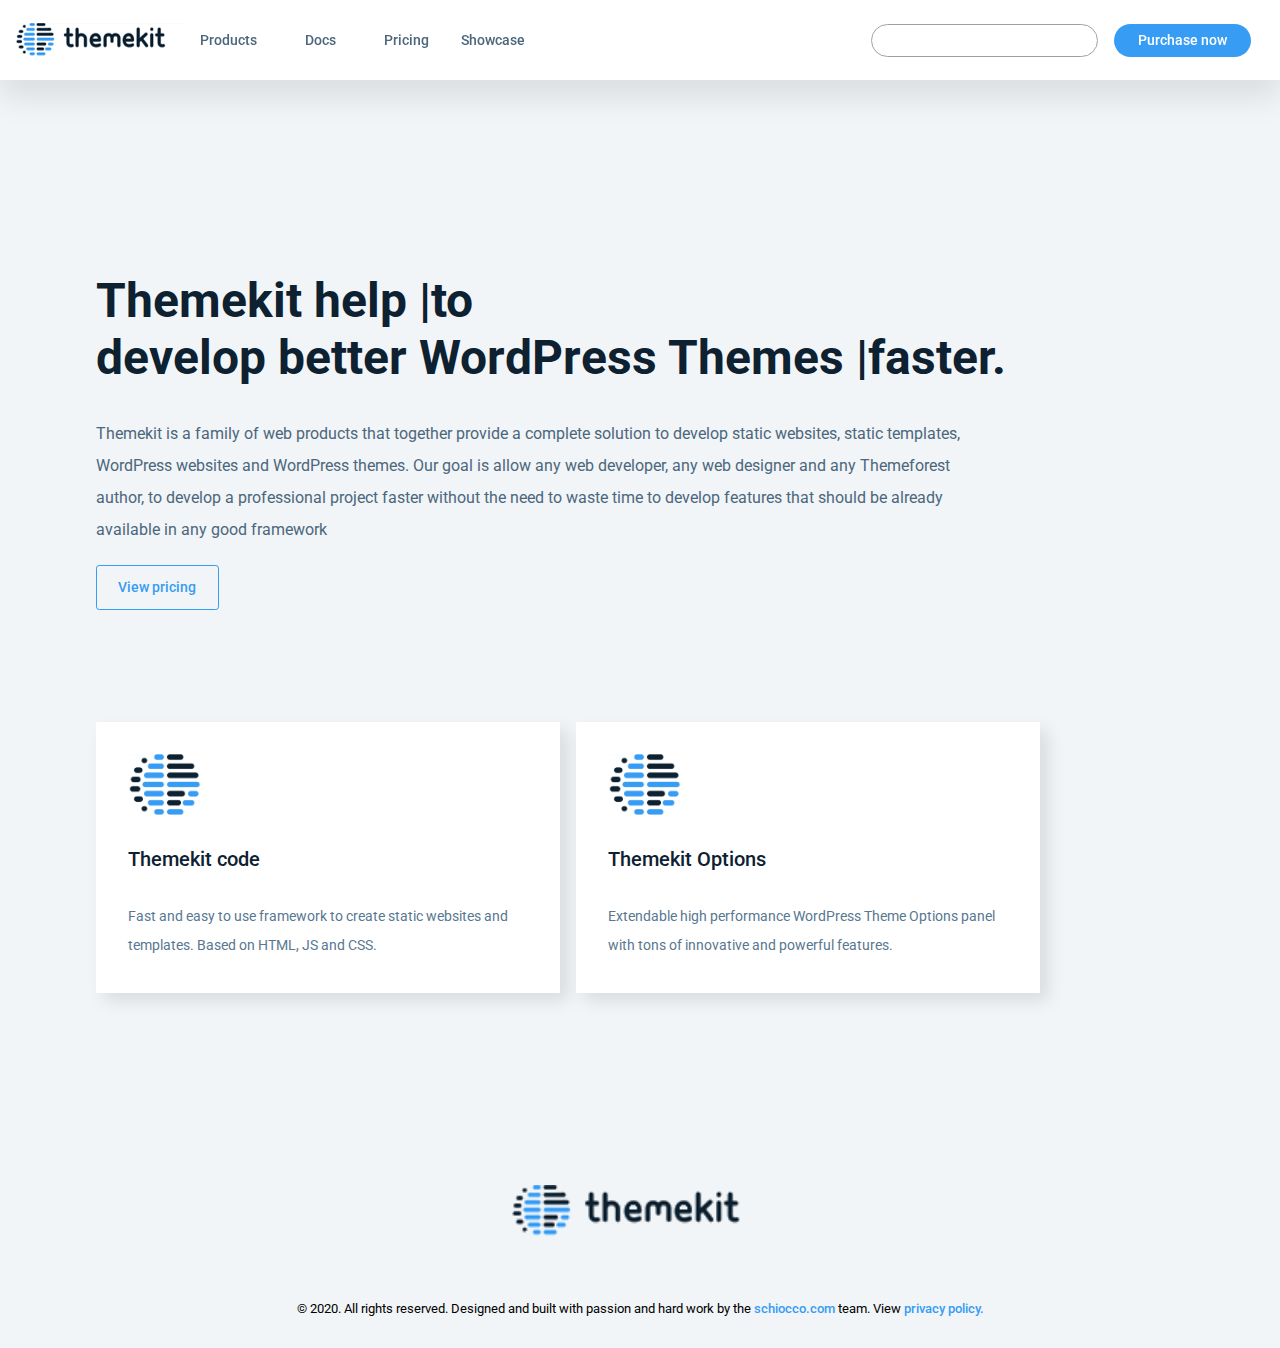
<file: themekit/index.html>
<!DOCTYPE html>
<html lang="en">
<head>
    <meta charset="UTF-8">
    <meta http-equiv="X-UA-Compatible" content="IE=edge">
    <meta name="viewport" content="width=device-width, initial-scale=1.0">
    <link rel="stylesheet" href="./index.css">
    
    <link rel="stylesheet" href="https://unicons.iconscout.com/release/v2.1.6/css/unicons.css">

    <title>Themekit</title>
</head>
<body>
    <nav>
        <div class="container__nav">

            <div class="nav-left">
                
                <img src="./img/logo.png" alt="">
                <div class="nav__list">
                    <ul>
                        <li><a href="#">Products</a><i class="uil uil-angle-down"></i></li>
                                             
                        <li><a href="#">Docs</a><i class="uil uil-angle-down"></i></li>
                       
                        <li><a href="#">Pricing</a></li>

                        <li><a href="#">Showcase</a></li>
                       
                    </ul>
                </div>
            </div>

            <div class="nav-right">
                <!--<a href="#" class="btn btn__nav-search"><i class="uil uil-search"></i></a>-->
                <div class="search">
                    <input type="search">
                    <i class="uil uil-search"></i>
                </div>
                                
                <a href="#" class="btn btn__nav-buy">Purchase now</a>
                <a href="#" class="btn__menu"><i class="uil uil-bars"></i></a>
            </div>
            

        </div>
    </nav>

    <!-------------SECTION HEADER ----------------------->
    <header>
        <div class=" container header__container">
            <h1>Themekit help  |to <br>
                develop better WordPress Themes |faster.
            </h1>
            <p>
                Themekit is a family of web products that together provide a complete solution to develop static websites, static templates, WordPress websites and WordPress themes. Our goal is allow any web developer, any web designer and any Themeforest author, to develop a professional project faster without the need to waste time to develop features that should be already available in any good framework
            </p>
            <a href="#">View pricing</a>

        </div>
    </header>

    <!--------CARDS SECTION-------------->
    <section>
        <div class="container card__container">
            <div class="left-card">
                <img src="./img/themekit-icon.png" alt="">
                <h3>Themekit code</h3>
                <p>Fast and easy to use framework to create static websites and templates. Based on HTML, JS and CSS.</p>
            </div>
            <div class="right-card">
                <img src="./img/themekit-icon.png" alt="">
                <h3>Themekit Options</h3>
                <p>Extendable high performance WordPress Theme Options panel with tons of innovative and powerful features.</p>
            </div>
        </div>
    </section>

    <!----------FOOTER--------------->
    <footer>
        <div class="container footer__container">
            <img src="./img/logo2.png" alt="">
            <p>© 2020. All rights reserved. Designed and built with passion and hard work by the <a href="#">schiocco.com</a> team. View <a href="#">privacy policy.</a></p>
        </div>
    </footer>
</body>
</html>
</file>
<file: Admin-Lite/style.css>
@import url('https://fonts.googleapis.com/css2?family=Source+Sans+Pro:ital,wght@0,200;0,300;0,400;0,600;0,700;1,200;1,300;1,400;1,600;1,700&display=swap');
*{
    box-sizing: border-box;
    margin: 0;
    padding: 0;
    text-decoration: none;
}

:root{
    --btn-color:rgb(0,123,255);
    --a-color:#007bff;

    --transition: all 400ms ease;
}

body{
    width: 100vw;
    height: 100vh;
    background: url("./img/background.jpg") /*no-repeat center center/cover*/;
    background-position-x: center;
    background-position-y: center ;
    background-repeat: no-repeat;
    background-size: cover;
    font-family: 'Source Sans Pro', sans-serif;
}

.btn{
    background: var(--btn-color);
    
    padding: 0.6rem 1.4rem;
}

/*==============MAIN CONTAINER============================*/
.main__container {
    margin: 0 auto;
    width: 80%;
    text-align: center;
    margin-top: 3rem;
}

.main__container > h2{
    color: #ffffff;
    font-size: 2rem;
    font-weight: 500;
}

.form__container{
    margin: 2rem auto 0;
    width: 37%;
    background: #ffffff;
    display: flex;
    flex-direction: column;
    gap: 0.8rem;
    align-items: flex-start;
    justify-content: center;
    padding: 1.5rem;
    border-radius: 5px;
}

.form__container h3{
    align-self: center;
    margin-bottom: 0.5rem;
    font-size:medium;
    font-weight: 500;
}

.form__container > input{
    width: 100%;
    border: 1px solid grey; 
    border-radius: 5px;
    opacity: 0.6;
    padding: 0.6rem;
    margin-bottom: 0.5rem;
    
}

.bottom__container{
    width: 100%;
    display: flex;
    justify-content: space-between;
}

.bottom__container-left{
    display: flex;
    flex-direction: column;
    justify-content: center;
    align-items: flex-start;
    gap: 0.7rem;
}

.container__left-items{
    display: flex;
    gap: 0.3rem;
    margin-bottom: 0.5rem;
    align-items: center;
}

.bottom__container-left p{
    color: #000;
    font-weight: bold;
}

.bottom__container-left a{
    color: var(--a-color);
}

.bottom__container-left a:hover{
    color: rgb(0,105, 217); 
}

.bottom__container-right{
    margin-top: 0.7rem;
}

.bottom__container-right a{
    color: #ffffff;
    transition: var(--transition);
}

.bottom__container-right a:hover{
    background: rgb(0,105, 217);
}
</file>
<file: iguider/style.css>
@import url('https://fonts.googleapis.com/css2?family=Palanquin+Dark:wght@400;500;600;700&family=Roboto:wght@100;300;400;500;700;900&family=Source+Sans+Pro:ital,wght@0,200;0,300;0,400;0,600;0,700;1,200;1,300;1,400;1,600;1,700&display=swap');

*{
    box-sizing: border-box;
    margin: 0;
    padding: 0;
    text-decoration: none;
    list-style: none;
}

:root{
    --btn-primary-color: #4285F4;
    --btn-primary-color-hover: #2370F0;
    --btn-secondary-color: #ffffff;
    --btn-secondary-color-hover:#E7ECEF;
    --transition: all 400ms ease;
}

body{
    font-family: 'Roboto', sans-serif;
    overflow-x: hidden;
}

.container{
    width: 92vw;
    margin: 0 auto;
    max-width: 1200px;
    /*overflow: hidden;*/
}

.container1{
    width: 92vw;
    margin: 0 auto;
    
    /*overflow: hidden;*/
}

.btn{
    background: var(--btn-primary-color);
    color: #fff;
    padding: 0.8rem 1.3rem;
    border-radius: 5px;
    display: inline-block;
}

/*===============NAVBAR=====================*/

nav{
    height: 5.5rem;
}

.nav__container{
    display: flex;
    justify-content: space-between;
    align-items: center;
    height: auto;
}

.nav__container img{
    width: 119px;
    height: 51px;
}

.nav__container img,
.nav__container-right{
    margin-top: 0.9rem;
}

.nav__container-right{
    display: flex;
    flex-wrap:wrap;
    justify-content: center;
    align-items: center;
    gap: 2.5rem;
}

.nav__container-right ul{
    display: flex;
    justify-content: center;
    align-items: center;
    gap: 2.5rem;
}

.nav__container-right ul a{
    color: black;
    font-size: 1.125rem;
}

.nav__container-right ul a:hover{
    text-decoration: underline;
}


.nav__btn{
    font-size: 1.1rem;
    font-weight: bold;
    transition: var(--transition);
}
.nav__btn:hover{
    background: var(--btn-primary-color-hover);
}

/*========================HEADER==========================*/

.header__container{
    text-align: center;
    height: auto;
}

.header__container h1{
    margin-top: 4rem;
    padding: 8px 20px 0;
    font-size: 5rem;
    font-weight: 700;
    font-family: 'Palanquin Dark', sans-serif;
    line-height: 1;
    
}

.header__container span{
   
    position: relative;
}

.header__container span img{
    position: absolute;
    top:50%;
    left: 50%;
    transform: translate(-50%,-50%);
    z-index: -1;
}

.header__container p{
    margin-top: 5rem;
    margin-bottom: 3rem;
    font-size: 1.3rem;
}


.header__container .header__btn{
    display: inline-block;
    padding: 1.2rem 3.3rem;
    font-size: 1.2rem;
    font-weight: bold;
    transition: var(--transition);
}

.header__container .header__btn:hover{
    background: var(--btn-primary-color-hover);
}

/*SLIDE CONTAINER*/

.slide__container{
    
    height: 28rem;
    margin-left: 15rem;
    position: relative;
    
}

.slide__container .slide__container-list{
    display: flex;
    
    justify-content: center;
    align-items: center;
    margin-top: 4rem;
    
}

.slide__container ul li{
    width: 70%;
    margin-right: 40px;
}

.slide__container ul img{
   display: inline-block;
   width: 839px;
   max-width: 100%;
   vertical-align: bottom;
        
}

.slide_dotsimg{
    position: absolute;
    width: 15%;
    top:-30%;
    left: -10%;
    z-index: -1;
}

/*=======================Features=================*/

.features__container{
    text-align: center;
}

.features__container > h2{
    font-family: 'Palanquin Dark', sans-serif;
    font-size: 4rem;
    font-weight: 600;
}

.features__container > p{
    padding: 0 12rem;
    font-size: 1.2rem;
    margin-top: 1rem;
}

.multipage__grid{
    display: grid;
    grid-template-columns: 1fr 1fr;
    margin-top: 6rem;
    gap: 2rem;
}

.multipage__grid-left{
    display: flex;
    flex-direction: column;
    justify-content: flex-start;
    align-items: flex-start;
    gap: 2rem;
}

.multipage__grid-left h2{
    font-size: 2rem;
}

.multipage__grid-left ul{
    display: flex;
    flex-direction: column;
    align-items: flex-start;
    margin-left: 1rem;
    width: 90%;
    text-align: left;
    gap:2rem;
}

.multipage__grid-left ul li{
   list-style: disc;
   font-size: 1.2rem;
   
}

.multipage__grid-left ul li a{
    color: var(--btn-primary-color);
    text-decoration: underline;
    cursor: pointer;
    
 }

.multipage__grid-left .multipage__btn{
    padding: 1.2rem 3.3rem;
    font-size: 1.2rem;
    font-weight: bold;
    margin-bottom: 3rem;
    
 }
 
 .multipage__grid-left p:nth-last-child(1){
     align-self: flex-end;
     margin-right: 6.8rem;
     color: #B9BBBD;
     margin-top: -1rem;
 }

 .multipage__grid-right{
    margin-top: 4rem;     
}

.multipage__btn,
.wating__btn{
    transition: var(--transition);
}

.multipage__btn:hover,
.wating__btn:hover{
    background: var(--btn-primary-color-hover);
}
/*=========================================*/
.wating__grid{
    display: grid;
    grid-template-columns: 1fr 1fr;
    margin-top: 6rem;
    gap: 7rem;
}

.wating__grid-left{
    margin-top: 5rem;     
}

.wating__grid-right{
    display: flex;
    flex-direction: column;
    justify-content: flex-start;
    align-items: flex-start;
    gap: 2rem;
}

.wating__grid-right h2{
    font-size: 2rem;
}

.wating__grid-right ul{
    display: flex;
    flex-direction: column;
    align-items: flex-start;
    margin-left: 1rem;
    width: 90%;
    text-align: left;
    gap:2rem;
}

.wating__grid-right ul li{
   list-style: disc;
   font-size: 1.2rem;
   
}

.wating__grid-right ul li a{
    color: var(--btn-primary-color);
    text-decoration: underline;
    cursor: pointer;
    
 }

.wating__grid-right .wating__btn{
    padding: 1.2rem 3.3rem;
    font-size: 1.2rem;
    font-weight: bold;
    margin-bottom: 3rem;
    
 }
 
 .wating__grid-right p:nth-last-child(1){
     align-self: flex-end;
     margin-right: 6.8rem;
     color: #B9BBBD;
     margin-top: -1rem;
 }

 .wating__grid-left img{
    width: 630px;
    height: 466px;
}

/*==============================*/
.multipage__grid-left p:nth-of-type(1){
    text-align: left;
}

.underline{
    margin-top: 1rem;
    height: 3rem;
    border-bottom: 1px solid #B9BBBD;
}

/*======================Possibilities=======================*/

.possibilities__container{
    margin-top: 7rem;
    display: flex;
    flex-direction: column;
    align-items: center;
    justify-content: center;
}

.possibilities__container h2{
    font-family: 'Palanquin Dark', sans-serif;
    font-size: 3.8rem;
}

.possibilities__container p{
    margin-top: 1.2rem;
    text-align: center;
    font-size: 1.1rem;
    max-width: 780px;
    padding: 0 2.9rem;
}

.possibilities__grid-top{
    display: grid;
    grid-template-columns: repeat(3, 1fr);
    margin-top: 5rem;
    row-gap: 3rem;
}

.possibilities__grid-top article{
    display: flex;
    flex-direction: column;
}

.possibilities__grid-top a{
    text-align: center;
    font-size: 1.75rem;
    text-decoration: underline;
    color: #262728;
    
}

.possibilities__grid-top a:hover{
   color: var(--btn-primary-color);
    
}

.possibilities__grid-top p{
    margin-top: 0.8rem;
    max-width: 100%;
    padding: 0 0.8rem;
    font-size: 1rem;
    color: #262728;
    opacity: 0.8;
    
}

.banner{
    margin-top: 4rem;
    max-width: 1200px;
    width: 100%;
    height: 20rem;
    background: url('./img/green_bg_2.png') 100% 50% no-repeat, url('./img/green_bg.png') center center repeat; 
    border-radius: 16px;
    position: relative;
    overflow: hidden;
}

.banner img{
    position: absolute;
    left: 72%;
    top: 50%;
    transform: translate(0, -50%);
}

.banner__content{
    display: flex;
    flex-direction: column;
    align-items: flex-start;
    
    margin-left: 3rem;
    margin-top: 5rem;

}

.banner__content h3{
   font-size: 2rem;
   color: #fff;
   width: 50%;


}

.banner__content p{
    padding: 0;
    font-size: 1rem;
    text-align: left;
    color: #fff;
    width: 50%;
    margin-bottom: 2rem;

}

.banner__btn{
    background: var(--btn-secondary-color);
    color: #000000;
    font-size: 1.1rem;
    font-weight: bold;
    padding: 0.8rem 3.75rem;
    transition: var(--transition);
}

.banner__btn:hover{
    background: var(--btn-secondary-color-hover);
    
}

.possibilities__btn{
    margin: 3rem 0 3rem;
    font-size: 1.1rem;
    font-weight: bold;
    padding: 1rem 3rem;
}

/*=================PRODUCT TOUR SECTION=============================*/

.product__container-bg{
    background: var(--btn-primary-color) url('./img/blue_decor.png') 50% 150px no-repeat;
    position: relative;
    overflow: hidden;
    height: 88rem;
}

.radiusTop {
    border-radius: 0 0 50% 50% / 0 0 100% 100%;
    top:0;

}

.aroundStroke{
    position:absolute;
    left: -5%;
    width: 110%;
    height: 50px;
    background: #fff;

}

.product__grid-top,
.product__grid-bottom{
    display: grid;
    margin-top: 9rem;
    grid-template-columns: 1fr 1fr;
}

.product__grid-top-left{
    margin-left: 2rem;
    position: relative;
}

.product__grid-top-left img:nth-last-child(1){
    position: absolute;
    left:10%;
    top:13%;
}

.product__grid-top-right{
    display: flex;
    flex-direction: column;
    align-items: flex-start;
    margin-right: 3rem;
    gap:2rem;
}

.product__grid-top-right h3,
.product__grid-bottom-left h3{
    color:#B7CFFF;
    font-size: 1.1rem;
}

.product__grid-top-right h2,
.product__grid-bottom-left h2{
    color:#fff;
    font-size: 2.0rem;
}

.product__grid-top-right p,
.product__grid-bottom-left p{
    color:#fff;
    font-size: 1.2rem;
    line-height: 1.5;
    padding-right: 8rem;
}

.product__btn{
    background: var(--btn-secondary-color);
    color: #000;
    font-weight: bold;
    font-size: 1.125rem;
    padding: 1.2rem 3.65rem;
    transition: var(--transition);
}

.product__btn:hover{
    background: var(--btn-secondary-color-hover);
    
}

.product__grid-bottom-left{
    display: flex;
    flex-direction: column;
    align-items: flex-start;
    gap:2rem;
    margin-left: 6rem;
    
}

.product__grid-bottom-right{
    margin-left: 4rem;
    position: relative;
    
}

.product__grid-bottom-right img:nth-last-child(1){
    position: absolute;
    left:-10%;
    top:13%;
}

.radiusBottom {
    border-radius: 50% 50% 0 0 / 100% 100% 0 0;
    bottom:0;

}

/*===============FAQ===============================================*/

.faq__container h2{
    text-align: center;
    font-size: 3.7rem;
    font-family: 'Palanquin Dark', sans-serif;
    margin-top: 2rem;
}

.faq__container-flex{
    display: flex;
    flex-direction: column;
    margin: 4rem 4rem 0;
}

.faq__container-flex article{
    display: flex;
    justify-content: space-between;
    align-items: center;
    padding: 2rem 0;
    border-top: 1px solid #B9BBBD;
}

.faq__container-flex article:nth-last-of-type(1){
  
    border-bottom: 1px solid #B9BBBD;
}

.faq__container-flex article a{
   color:#000;
   font-size: 1.8rem;
}

.faq__container-flex article span{
    color:#B9BBBD;
    
    font-size: 1.4rem;
 }

.faq__container-flex article a:hover{
    color: var(--btn-primary-color);
 }

/*===============================================================*/
.bannerbtm{
    margin-top: 4rem;
    max-width: 1200px;
    width: 100%;
    height: 26rem;
    background: url('./img/green_bg_2.png') 100% 50% no-repeat, url('./img/green_bg.png') center center repeat; 
    border-radius: 16px;
    position: relative;
    overflow: hidden;
}

.bannerbtm img{
    position: absolute;
    left: 42%;
    top: 50%;
    transform: translate(0, -50%);
    width: 50%;
    margin-left: 1rem;
}

.bannerbtm__content{
    display: flex;
    flex-direction: column;
    align-items: flex-start;
    
    margin-left: 3rem;
    margin-top: 5rem;

}

.bannerbtm__content h3{
   font-size: 2rem;
   color: #fff;
   width: 50%;
   padding-right: 5rem;


}

.bannerbtm__content p{
    padding: 0;
    font-size: 1rem;
    text-align: left;
    color: #fff;
    width: 50%;
    margin-top: 2rem;
    margin-bottom: 2rem;
    padding-right: 7.4rem;
    line-height: 1.5;

}

.bannerbtm__btn{
    background: var(--btn-secondary-color);
    color: #000000;
    font-size: 1.1rem;
    font-weight: bold;
    padding: 1.3rem 4.9rem;
    transition: var(--transition);
}

.bannerbtm__btn:hover{
    background: var(--btn-secondary-color-hover);
    
}

/*=====================FOOTER==============================*/
footer{
    width: 100vw;
    background: #262728;
    height: 39rem;
    position: relative;
}

.absoluteblock{
    height: 14.5rem;
    width: 100%;
    position: absolute;
    top: -35%;
    background: #262728;
    z-index: -1;
}

.footer__container{
    overflow-x: hidden;
    overflow-y: scroll;
    height: 18.74rem;
    font-size: 0.875rem;
    line-height: 1em;
    margin-top: 4rem;
}

.scroll::-webkit-scrollbar{
    width: 0.3rem;
}

.scroll::-webkit-scrollbar-thumb{
    background-color: darkgray;
    outline: 1px solid slategray;
}

.scroll::-webkit-scrollbar-track{
    box-shadow: inset 0 0 6px rgb(0 0 0 / 30%);
}


.footer__container h3{
    text-align: center;
    color:#999;
    margin: 3rem 0 1rem;
    font-size: 2rem;
}

.footer__container-grid{
    display: grid;
    grid-template-columns: repeat(3, 1fr);
    margin-right: 0.1rem;
    gap: 1.5rem;
}

.footer__container-grid article p{
    color:#999;
    margin-top: 2rem;

}

.footer__container-bottom{
    display: flex;
    flex-direction: column;
    align-items: center;
    gap:1rem;
    padding-top: 5rem;
    
}

.footer__container-bottom p:nth-of-type(1){
  font-size: 2rem;
  color: #fff;
    
}

.footer__container-bottom p:nth-of-type(1) a{
    text-decoration: underline;
    color: var(--btn-primary-color);
}

.footer__container-bottom p:nth-of-type(1) a:hover{
    color: var(--btn-primary-color-hover);
}

.footer__container-bottom p:nth-of-type(2){
    
    color: #fff;
    margin-bottom: 4.9rem;
      
  }

@media (min-width:1500px){
    .slide__container{
    
      
        margin-left: 45rem;
      
        
    }
}
</file>
<file: neptuneweb/style.css>
@import url('https://fonts.googleapis.com/css2?family=Montserrat:wght@300;400;500;600;700;800;900&family=Nunito+Sans:ital,wght@0,200;0,300;0,700;0,900;1,300&family=Poppins:wght@300;400;500;600;700;800&family=Roboto+Condensed:ital,wght@0,300;0,400;0,700;1,300;1,400;1,700&family=Roboto+Mono:wght@400;500;700&family=Roboto+Slab:wght@400;700&family=Roboto:wght@300;400;500;700;900&display=swap');
*{
    margin: 0;
    padding: 0;
    box-sizing: border-box;
    text-decoration: none;
    list-style: none;
    
}

:root{
    --color-bg1: rgb(19,38,60);
    --color-bg2: rgb(241,242,244);
    --menu-color: #a1a5b7;
    --menu-hover-color: rgb(56,132,255);
    --btn-color:rgb(141,191,66);
    --btn-color-hover:rgb(71,190,125);

    --tranistion: all 400ms ease;
}

body{
    background: var(--color-bg2);
    font-family: 'Poppins', sans-serif;

}


.container{
    margin: 0 auto;
    width: 85%;
}

.btn{
    padding: 0.5rem 1.2rem;
    border-radius: 0.5rem;
    background: var(--btn-color);
    
}

h2{
    font-size: 2.5rem;
    color: #ffffff;
    font-weight: 600;
    
}

/*====================NAVBAR================================*/

nav{
    width: 100vw;
    height: 5rem;
    background: var(--color-bg1);
}

.nav__container{
    display: flex;
    
    justify-content: space-between;
    align-items: center;
    height: 100%;
    
            
}


.nav__container img{
    
    width:12%;
    height: 35%;
}

.nav__container span{
    color: #ffffff;
    
}


.nav__container .nav__menu{
    display: flex;
    gap: 0.9rem;
    margin-right: 3rem;
}

.nav__container a{
    
    color: var(--menu-color);
    font-size: 0.9rem;

}

.nav__container a:hover{
    
    color: var(--menu-hover-color);
}

.nav__container .nav__btn{
    color: #ffffff;
    transition: var(--tranistion);
}

.nav__container .nav__btn:hover{
    color: #ffffff;
    background: var(--btn-color-hover);
}

/*=============== HEADER =======================*/

header{
    
    background: var(--color-bg1);
    width: 100vw;
    height: 85vh;
    
  
}

.header__container{
    text-align: center;
    display: flex;
    flex-direction: column;
    
}

.header__container .container_txt h2{
    margin-top: 7rem;
    margin-bottom: 4rem;
}

.header__container .container_txt span{
    background: linear-gradient(to right, #12CE5D 0%, #FFD80C 100%);
    -webkit-background-clip: text;
    -webkit-text-fill-color: transparent;
    
    
}


.header__btn{
    background: var( --menu-hover-color);
    color: #ffffff;
    transition: var(--tranistion);
    padding: 0.7rem 1.3rem;
    font-size: 0.9rem;
    font-weight: 500;
    
}

.header__btn:hover{
    background: rgb(0,149,232);
    color: #ffffff;
}

.header__apps{
    display: flex;
    margin-top: 7rem;
    
    justify-content: center;
    
}

.header__apps svg:nth-of-type(1),
.header__apps svg:nth-of-type(2),
.header__apps svg:nth-of-type(3){
    margin-right:2.5rem;
    
}

.svg__border-bottom{
    color: var(--color-bg1);
}

/*============ TEMPLATES SECTION=================*/



.template__container{
    
    text-align: center;
}

.template__container{
    
    margin-top: 3rem;
}

.template__container h2{
    
    color: #000000;
    font-size: 2.1rem;
    margin-bottom: 0.5rem;
}

.template__container span{
    
    color: var(--menu-hover-color);
}

.template__container p{
    
    color: rgb(158,163,183);
    font-size: 1.2rem;
    font-weight: 500;
    margin-bottom: 3rem;

}

.template__cards{
    display: grid;
    grid-template-columns: repeat(4, 1fr);
    column-gap:0.5rem;
    row-gap: 2.5rem;
}

.cards{
    display: flex;
    flex-direction: column;
    align-items: center;
    justify-content: center;
    gap: 1.5rem;
}

.cards img{
    width:80%;
    height: 85%;
}

.card__btn{
    background: var( --menu-hover-color);
    color: #ffffff;
    transition: var(--tranistion);
    
    
}

.card__btn:hover{
    background: rgb(0,149,232);
    color: #ffffff;
}

/*==================== SLIDE BAR ===========================*/

.slideb__container{
    margin-top: 3rem;
    display: flex;
    justify-content: center;
    align-items: center;
    
}

.slideb__container i{
    font-size: 2.5rem;
    color: var(--menu-color);
}

.slideb__container div:nth-of-type(1){
    margin-right: 2rem;
}

.slideb__container div:nth-of-type(2){
    margin-left: 2rem;
}

.slideb__container img{
    width:80%;
    height: 80%;
    z-index: 2;
}

/*======================================*/
.svg__border-top{
    color: var(--color-bg1);
    transform: rotate(180deg);
    margin-top:-6rem;
    z-index:1;
}

/*============BENEFIT CONTAINER=================*/

.benefit{
    width: 100vw;
    height: 50rem;
    background: var(--color-bg1);   
}

.benefit__container{
    
    display: flex;
    flex-direction: column;
    justify-content: center;
    align-items: center;
    
}

.benefit__container h2{
    
    margin-top: 5rem;
    
}

.benefit__container p{
    
    color: var(--menu-color);
    font-size: 1.2rem;
    opacity: 0.6;
    margin: 2rem 0;
    
}

.benefit__container .articles__container{
        display: flex;
        gap:2rem;
        flex-wrap: wrap;
        justify-content: flex-end;
        align-items: center;
        
}

.benefit__container .article__container{
    display: flex;
    flex-direction: column;
    position:relative;
    justify-content: center;
    align-items: center;
    background-image: url('./img/octagon.svg');
    background-size: contain;
    background-repeat: no-repeat;  
    background-position-x: center; 
    background-position-y: center;
    
    width:250px;
    height: 250px;
    
}

.article__container svg{
    
    margin-top: 1rem;
    
}

.article__container h3{
    font-size: 2rem;
    margin-top: 0.8rem;
    color: #ffffff;
}

.article__container p{
    
    margin: 0 1rem;
    font-size: 0.9rem;
    
}

.benefit__container p:nth-last-of-type(1){
    padding: 0 15rem;
    text-align: center;
    color: rgb(166,169,185);
    font-weight: 500;
}

.benefit__container p:nth-last-of-type(1) span{
    
    color:#5e6278
}

.benefit__container-bottom{
    display: flex;
    justify-content: center;
    align-items: center;
    
}

.benefit__container-bottom p{
    margin-right: 1.7rem;
       
}

.benefit__container-bottom i{
    color: var(--menu-hover-color);
    margin-right: 0.3rem;
       
}

.benefit__container-bottom p:nth-last-of-type(1){
    padding: 0;
    
    
}

/*================== COMPONENTS SECTION ===============================*/

.components__container{
    background: #ffffff;
    height: auto;
    display: flex;
    flex-direction: column;
    justify-content: center;
    align-items: center;
}

.components__container h2{
    color: #000000;
    text-align: center;
    font-size: 2.0rem;
    margin-top: 5rem;
    
}

.components__list ul{
  display: flex;
  justify-content: center;
  align-items: center;
  gap:2.5rem;
  margin-top: 1.5rem;
  
}

.components__list ul a{
    color: var(--menu-color);
    font-size: 1.0rem;
    font-weight: 500;
}

.components__list ul li:nth-child(1) a{
    color: var(--menu-hover-color);
    
}

.components__grid{
    display: grid;
    grid-template-columns: 1fr 1fr;
    gap:2rem;
    height: 600px;
    margin: 2rem 0;
    
}

.component__grid-left{
    width: 450px;
    height: 100%;
    background-image: url('./img/component1.png');
    background-size: cover;
    background-repeat: no-repeat;  
    background-position-x: center; 
    background-position-y: center;
    cursor: pointer;
    border-radius: 6px;
    transition: var(--tranistion);
    position: relative;
    
}

.component__grid-left i{
    position: absolute;
    top:50%;
    left: 50%;
    font-size: 3rem;
    color: black;
    transform: translateX(-50%);
    display: none;
}

.component__grid-left:hover{
    box-shadow: inset 13rem 13rem 15rem rgba(166,169,185, 0.4),
    inset -13rem -13rem 15rem rgba(166,169,185, 0.4);
      
}

.component__grid-left:hover i{
    display: block;
    color: white;
}

.component__grid-right{
    display: grid;
    grid-template-columns: 1fr 1fr;
    width: 450px;
    height: 100%;
    gap:2rem;
    
}

.component__grid-right div:nth-of-type(1){
    width: 100%;
    height: 100%;
    background-image: url('./img/component2.png');
    background-size: cover;
    background-repeat: no-repeat;  
    background-position-x: center; 
    background-position-y: center;
    cursor: pointer;
    border-radius: 6px;
    transition: var(--tranistion);
    position: relative;

}

.component__grid-right div:nth-of-type(2){
    width: 100%;
    height: 100%;
    background-image: url('./img/component3.png');
    background-size: cover;
    background-repeat: no-repeat;  
    background-position-x: center; 
    background-position-y: center;
    cursor: pointer;
    border-radius: 6px;
    transition: var(--tranistion);
    position: relative;

}

.component__grid-right div:nth-of-type(3){
    width: 100%;
    height: 100%;
    grid-column: 1 / 3;
    background-image: url('./img/component4.png');
    background-size: cover;
    background-repeat: no-repeat;  
    background-position-x: center; 
    background-position-y: center;
    cursor: pointer;
    border-radius: 6px;
    transition: var(--tranistion);
    position: relative;

}

.component__grid-right div:nth-of-type(1) i,
.component__grid-right div:nth-of-type(2) i,
.component__grid-right div:nth-of-type(3) i{
    position: absolute;
    top:50%;
    left: 50%;
    font-size: 3rem;
    color: black;
    transform: translate(-50%, -50%);
    display: none;
}

.component__grid-right div:nth-of-type(1):hover,
.component__grid-right div:nth-of-type(2):hover,
.component__grid-right div:nth-of-type(3):hover{
    box-shadow: inset 12rem 12rem 15rem rgba(166,169,185, 0.3),
    inset -12rem -12rem 15rem rgba(166,169,185, 0.3);
}

.component__grid-right div:nth-of-type(1):hover i,
.component__grid-right div:nth-of-type(2):hover i,
.component__grid-right div:nth-of-type(3):hover i{
    display: block;
    color: #ffffff;
}

/*=====================CUSTOMERS SECTION==========================*/

.customers__container{
    display: flex;
    flex-direction: column;
    justify-content: center;
    align-items: center;
}

.customers__header{
    
    text-align: center;
}

.customers__header h2{
    
    font-size: 2rem;
    margin-top: 4rem;
    color: #000000;
}

.customers__header p{
    
    margin-top: 0.8rem;
    margin-bottom: 2.5rem;
    color: var(--menu-color);
    font-weight: 500;
    
}


.customers__grid{
    display: grid;
    grid-template-columns: repeat(3, 1fr);
    gap:2rem;
    
}

.customers__stars{
    display: flex;
}

.customers__stars i{
   color: rgb(254, 172,16);
   
}

.customers__grid h3{
    font-size: 1.3rem;
    font-weight: 600;
    margin: 1rem 0 0.8rem;
    padding-right: 4rem;
}

.customers__grid p{
    font-size: 1rem;
    font-weight: 500;
    margin-bottom: 2rem;
    padding-right: 4rem;
    color: var(--menu-color);
}


.custormer__info{
    display: flex;
    gap: 1rem;
}

.custormer__info img{
    width: 15%;
    height: 15%;
    border-radius: 50%;
}

.custormer__info h5{
    font-weight: 600;
}


.custormer__info p{
    font-size: 0.8rem;
}

.customers__purchase{
    display: flex;
    gap:3rem;
    justify-content: center;
    align-items: center;
    width: 100%;
    height: 8.5rem;
    background: rgb(54, 86, 145);
    border-radius: 5px;
    margin-top: 2rem;
    z-index: 2;
}

.customers__purchase p{
    color: #ffffff;
    font-size: 1.9rem;
}

.customers__purchase span{
    color: #ffffff;
    font-weight: 600;

}

.customers__purchase a{
    background: rgb(241,65,108);
    color: #ffffff;
    font-weight: 500;
    border-radius: 7px;
    padding: 0.7rem 1.2rem;
    transition: var(--tranistion);
}

.customers__purchase a:hover{
    background: rgb(217,33,78);
   
}

/*=================FOOTER==========================*/

footer{
    width: 100vw;
    height: 10rem;
    background: var(--color-bg1);
}

.footer__container{
    
    display: flex;
    justify-content: space-between;
    align-items: center;
    
}

.footer__container-right,
.footer__container-left{
    margin-top: 6rem;
    
   
    
}

.footer__container-left,
.footer__container-right ul{
    
    display: flex;
    
    
}

.footer__container-left img{
    
    width:12%;
    height: 35%;
}

.footer__container-left span{
    color: #ffffff;
}

.footer__container-left p{
    
    margin-left: 1rem;
    color: var(--menu-color);
}

.footer__container-right a{
    
    color: var(--menu-color);
}

.footer__container-right a:hover{
    
    color: var(--menu-hover-color);
}

.footer__container-right a:nth-of-type(1){
    
    margin-right: 1.8rem;
}
</file>
<file: themekit/index.css>
@import url('https://fonts.googleapis.com/css2?family=Montserrat:wght@300;400;500;600;700;800;900&family=Nunito+Sans:ital,wght@0,200;0,300;0,700;0,900;1,300&family=Poppins:wght@300;400;500;600;700;800&family=Roboto+Condensed:ital,wght@0,300;0,400;0,700;1,300;1,400;1,700&family=Roboto+Mono:wght@400;500;700&family=Roboto+Slab:wght@400;700&family=Roboto:wght@300;400;500;700;900&display=swap');

*{
    margin: 0;
    padding: 0;
    text-decoration: none;
    list-style: none;
    box-sizing: border-box;
}

:root{
    --color-bg: rgb(242, 245, 247);
    --bt-color: rgb(55, 156, 244);
    --bt-color-hover: rgb(54, 125, 187);
    --bt-bordercolor: rgb(188, 198, 208);
    --link-color: #4b677d;
    --icon-color: #444444;

    --transition: all 600ms ease;
    --container-width-lg: 80%;
}

body{
    background: var(--color-bg);
    font-family: 'Roboto', sans-serif;
    overflow-x: hidden;
    
}

.container{
    width: var(--container-width-lg);
    margin: 0 auto;
}

a{
    font-size: 0.9rem;
    color: var(--link-color);
    font-weight:500;
}

.btn{
    background: var(--bt-color);
    border-radius: 2rem;
    padding: 0.5rem 1.5rem;
    color: #ffffff;
}

img{
    width: 100%;
    display: block;
    object-fit: cover;
}

.container{
    width:80%;
    margin: 0 auto;
}

/*=================navbar=======================*/

nav{
    width: 100vw;
    height: 5rem;
    position: fixed;
    top:0;
    z-index: 5;
    

}
.container__nav{
    
    height: 100%;
    background: #ffffff;
    display: flex;
    justify-content: space-between;
    align-items: center;
    box-shadow: 0 1rem 2rem rgba(0,0,0, 0.1);
    
    

}

.nav-left{
    display: flex;
    gap: 1rem;
    align-items: center;
}

.nav-left img{
    width: 80%;
    height: 80%;
    margin-left: 1rem;
}

.nav-left .nav__list ul{
    display: flex;
    gap:2rem;
}

.nav-left .nav__list ul li{
    display: flex;
    align-items: center;
    justify-content: center;
    gap: 1rem;
}

i{
    font-size: 1.2rem;
    color: var(--icon-color);
}

.nav__list li:hover *{
   color: var(--bt-color);
}

.nav-right {
    width: 50%;
    margin-right: 1.8rem;
    display: flex;
    justify-content: flex-end;
    align-items: center;
    
    
    
}

.nav-right .search{
    
    position: relative;
    
    
}

.nav-right input{
    padding: 0.5rem 1.5rem;
    margin-right: 1rem;
    background: #ffffff;
    border: 1px solid var(--icon-color);
    border-radius: 2rem;
    opacity: 0.5;
    position: relative;
}


.nav-right .search i{
    position: absolute;
    left: 5%;
    top: 15%;
    align-self: center;
    color: var(--icon-color);
    
    opacity: 0.5;
    
}

.nav-right .btn__nav-buy{
    transition: var(--transition);
}

.nav-right .btn__nav-buy:hover{
    background: var(--bt-color-hover);
}

.btn__menu{
    display: none;
}


/*=======HEADER===========*/
.header__container{
    margin-top: 5rem;
    display: flex;
    flex-direction: column;
    margin-left: 6rem;
    
    


}

.header__container h1{
    margin-top: 12rem;
    margin-bottom: 2rem;
    font-size: 3rem;
    color: #0D2131;

}

.header__container p{
    margin-bottom: 1.2rem;
    line-height: 2;
    padding-right: 10rem;
    color: var(--link-color);
    

}

.header__container a{
    width: 12%;
    padding: 0.8rem 0.1rem;
    border: 1px solid var(--bt-color);
    border-radius: 0.2rem;
    text-align: center;
    color: var(--bt-color);
    transition: var(--transition);
}

.header__container a:hover{
    color: var(--bt-color-hover);
    border-color: var(--bt-color-hover);
}

/*--------CARD CONTAINER---------------------*/
.card__container{
    margin-top: 7rem;
    margin-left: 6rem;
    display: grid;
    grid-template-columns: 1fr 1fr;
    gap: 1rem;
    padding-right: 5rem;
}

.left-card,
.right-card{
    background: #ffffff;
    padding: 2rem;
    height: auto;
    display: flex;
    flex-direction: column;
    align-items: flex-start;
    box-shadow: 0.5rem 0.5rem 1rem rgba(0,0,0, 0.1);
    transition: var(--transition);
    
}

.left-card:hover,
.right-card:hover{
    transform: translateY(-1rem);
    box-shadow: 0 1rem 1rem rgba(0,0,0, 0.15);
}

.left-card img,
.right-card img{
  width: 19%;
  height: 49%;
  object-fit: fill;
  margin-bottom: 2rem;
  
}

.left-card h3,
.right-card h3{
  font-size: 1.25rem;
  font-weight: 500;
  color: #0D2131;
  margin-bottom: 2rem;
  
}

.left-card p,
.right-card p{
  font-size: 0.9rem;
  line-height: 2;
  color:rgb(88, 119, 144);
  
}

/*===========FOOTER==================*/

.footer__container{
    margin-top: 8rem;
    text-align: center;
    display: flex;
    flex-direction: column;
    justify-content: center;
    align-items: center;
}

.footer__container img{
    width: 25%;
    height: 25%;
    margin: 4rem 0;
    
}

.footer__container p{
    margin-bottom: 2rem;
    font-size: 0.8rem;
}

.footer__container a{
    color: var(--bt-color);
    font-size: 0.8rem;
}


@media screen and (max-width:1024px){

    

    .nav__list,
    .search,
    .btn__nav-buy{
        display: none;
    }

    .btn__menu{
        display: block;
        justify-self: flex-end;
        margin-right: 1rem;
    }

    .btn__menu i{
        font-size: 2rem;
        color:#4b677d;
        
    }
   
    
}

@media screen and (max-width:800px){

    .header__container{
        margin-left: 3rem;
    }

    .header__container p{
        padding-right: 4rem;
    }

    .header__container a{
        align-self: center;
        width: 100%;
    }

    /*CARDS*/

    .card__container{
        grid-template-columns: 1fr;
        padding-right: 0;
        gap: 2rem;
        margin-left: 3rem;
    }
}
</file>
